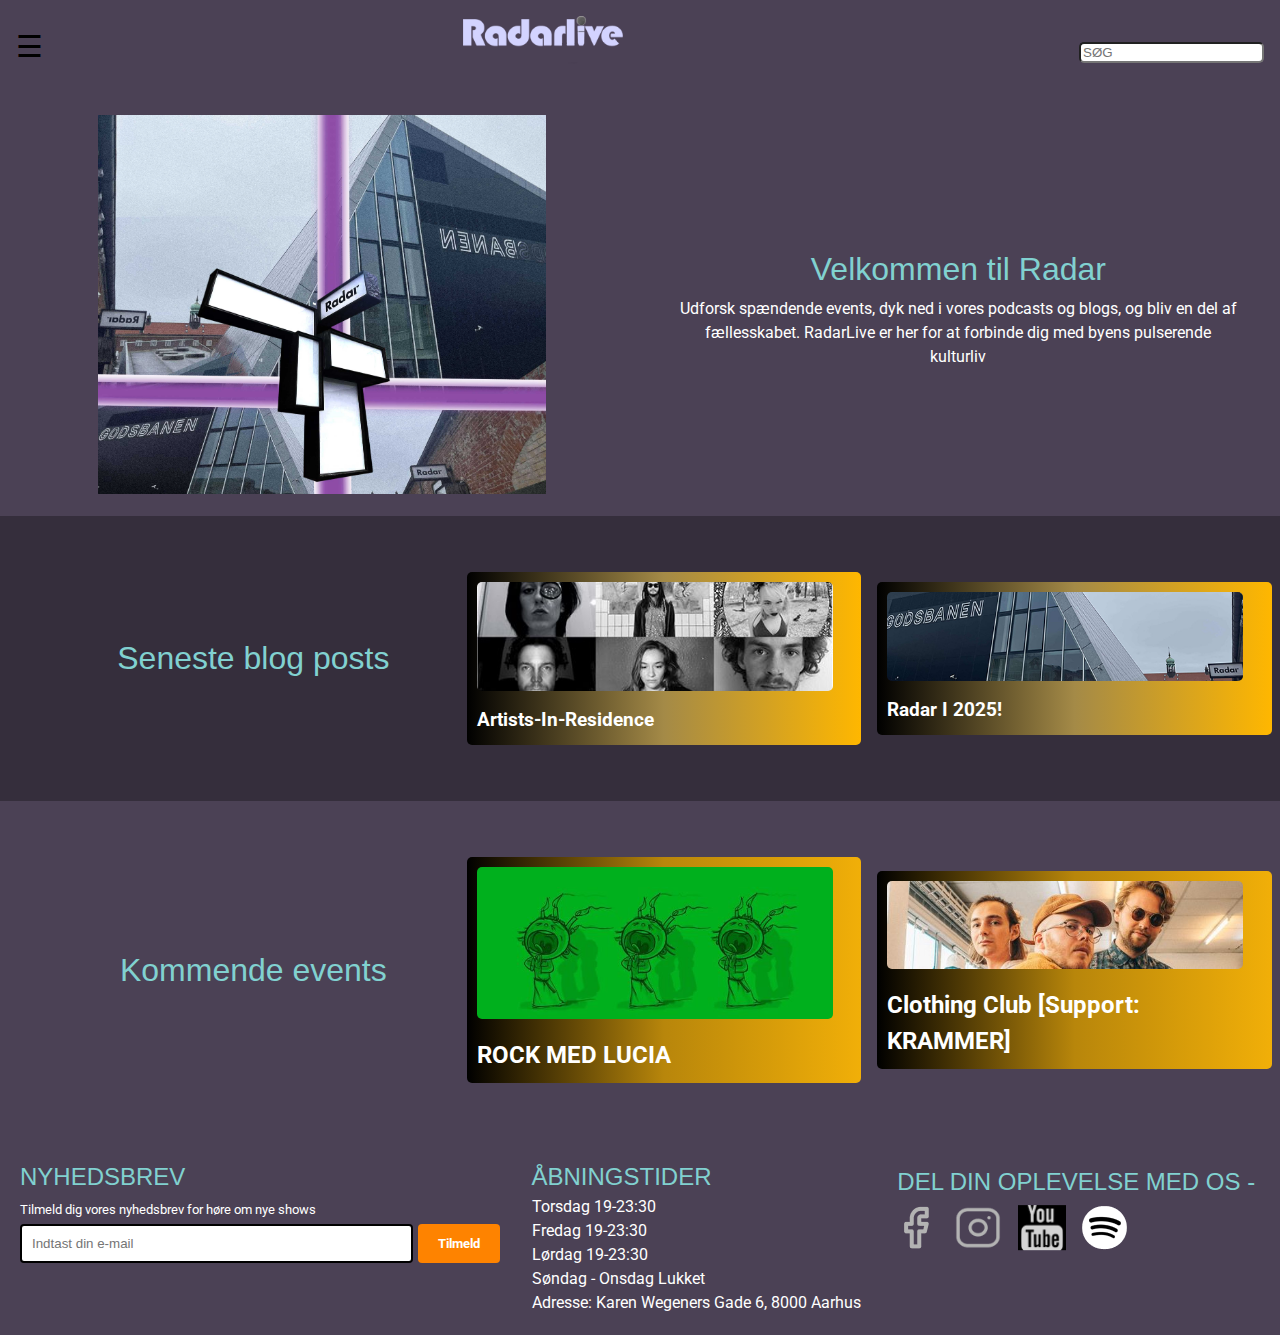
<file: index.html>
<!DOCTYPE html>
<html lang="da">
  <head>
    <meta charset="UTF-8" />
    <meta name="viewport" content="width=device-width, initial-scale=1.0" />
    <title>RadarLive - Aarhus kulturscene</title>
    <!--- SEO KEYWORDS DESCRIPTION-->
    <meta
      name="description"
      content="RadarLive.dk er din guide til Aarhus
    pulserende kulturscene. Udforsk spændende events, podcasts, blogs og bliv en
    del af fællesskabet med #Venuehack eller som frivillig."
    />
    <meta
      name="keywords"
      content="Radar, RadarLive, musik, kultur, events,
    podcasts, blogs, artister, nykommende, kunst, Aarhus,
    frivilligt arbejde, Venuehack, koncerter, kunstnere, oplevelser,
    feedback, fællesskab"
    />

    <link rel="preconnect" href="https://fonts.googleapis.com" />
    <link rel="preconnect" href="https://fonts.gstatic.com" crossorigin />
    <link
      href="https://fonts.googleapis.com/css2?family=Roboto:ital,wght@0,100;0,300;0,400;0,500;0,700;0,900;1,100;1,300;1,400;1,500;1,700;1,900&display=swap"
      rel="stylesheet"
    />
    <link href="https://fonts.cdnfonts.com/css/bauhaus-93" rel="stylesheet" />
    <link rel="stylesheet" href="css/reset.css"/>
    <link rel="stylesheet" href="css/style.css"/>

  </head>

  <!--body-->
  <body>

 <!--navbar med logo og burgermenu-->
 <nav class="nav-bar-flex">
 <div id="myNav" class="overlay">
  <a href="javascript:void(0)" class="closebtn" onclick="closeNav()">&times;</a>
  <div class="overlay-content">
    <a href="index.html">FORSIDE</a>
    <a href="deltag.html">DELTAG</a>
    <a href="shows.html">SHOWS</a>
    <a href="voresmedia.html">VORES MEDIA</a>
    <a href="omradar.html">OM RADAR</a>
  </div>
</div>
<span style="font-size:30px;cursor:pointer" onclick="openNav()">&#9776;</span>
   
        <div class="logo">
          <a href="index.html">
          <img src="img/logo-radar-udenbaggrund-lille.png" alt="logo af radar"/>
          </a>
        </div>
        <form>
          <input type="search" name="search" class="search" placeholder="SØG">
        </form>
    </nav>
    <!--velkommen section-->
    <section id="welcome" class="grid">
      <div class="welcome-img">
        <img src="img/forside.jpg" alt="velkommen til radar"/>
      </div>
      <div class="welcome-text">
        <h2 class="leading">Velkommen til Radar</h2>
        <p class="leading">Udforsk spændende events, dyk ned i vores podcasts og blogs, og bliv en del af fællesskabet. RadarLive er her for at forbinde dig med byens pulserende kulturliv</p>
      </div>
    </section>

    <section id="senesteblogs">
      <div class="blog grid">
        <h2>Seneste blog posts</h2>
        <a href="https://radarlive.dk/venuehack/2024/may/artist-in-residence/">
          <img src="img/forside-blog-reklame.jpg" alt="blog radar"/>
          <h3>Artists-In-Residence </h3>
        </a>
        <a href="https://radarlive.dk/blog/2024/december/saadan-bliver-radars-2025/">
          <img src="img/forside-blog-reklame2.png" alt="radar i 2025"/>
          <h3>Radar I 2025!</h3>
        </a>
      </div>
    </section>

    <section id="kommendeevents">
      <div class="blog grid">
        <h2>Kommende events</h2>
        <a href="https://radarlive.dk/kalender/2023/december/rock-med-lucia/">
          <img src="img/forside-koncert.jpg" alt="lucia koncert radar"/>
          <h3>ROCK MED LUCIA </h3>
        </a>
        <a href="https://radarlive.dk/kalender/2024/december/clothing-club/">
          <img src="img/forside-koncert-reklame.jpg" alt="Clothing club koncert"/>
          <h3>Clothing Club [Support: KRAMMER] <br> </h3>
        </a>
      </div>
    </section>
    <footer>

      <!--nyhedsbrev email formular-->

      <div class="newsletter">
        <form>
          <h4>NYHEDSBREV</h4>
          <p>Tilmeld dig vores nyhedsbrev for høre om nye shows</p>
          <div class="form-group">
          <input type="email" placeholder="Indtast din e-mail" required />
          <button type="submit">Tilmeld</button>
        </div>
        </form>
      </div>
      <!--åbningstider-->
      <div class="aabningstider">
        <h3>ÅBNINGSTIDER</h3>
        <p class="alleaabningstider">
          Torsdag 19-23:30 <br>Fredag 19-23:30<br>Lørdag 19-23:30<br>Søndag - Onsdag Lukket <br>
Adresse: Karen Wegeners Gade 6, 8000 Aarhus
        </p>
      </div>
      <!--social media links til radar-->
      <div>
        <h4 class="socialtext">DEL DIN OPLEVELSE MED OS -</h4>
        <ul class="socials">
          <li><a href="https://www.facebook.com/radarlive/"><img src="icons/icons-facebook.png" alt="facebook logo"/></a></li>
          <li><a href="https://www.instagram.com/radarlive/?hl=en"><img src="icons/icons-instagram.png" alt="instagram logo"/></a></li>
          <li><a href="https://www.youtube.com/channel/UCJrm6GyPt73ZSLJ7S34_XkA/videos"><img src="icons/icons-youtube.png" alt="youtube logo"/></a></li>
          <li><a href="https://open.spotify.com/user/radarlive"><img src="icons/icons-spotify.png" alt="youtube logo"/></a></li>
          
        </ul>
      </div>
    </footer>
    <script src="js/navigation.js"></script>
  </body>
</html>
</file>
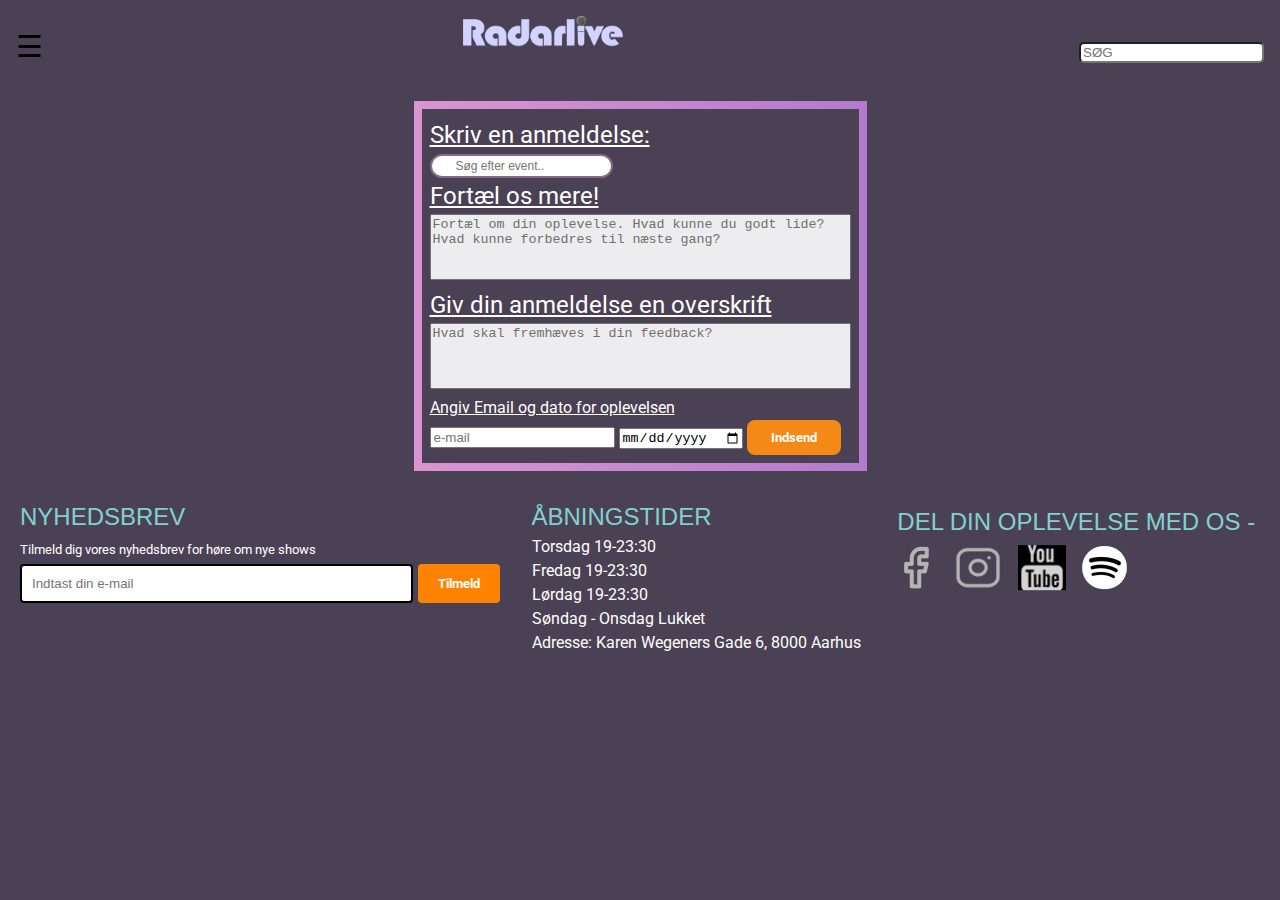
<file: anmeldelse.html>
<!DOCTYPE html>
<html lang="da">
  <head>
    <meta charset="UTF-8" />
    <meta name="viewport" content="width=device-width, initial-scale=1.0" />
    <title>RadarLive - Aarhus kulturscene</title>
    <!--- SEO KEYWORDS DESCRIPTION-->
    <meta
      name="description"
      content="RadarLive.dk er din guide til Aarhus
    pulserende kulturscene. Udforsk spændende events, podcasts, blogs og bliv en
    del af fællesskabet med #Venuehack eller som frivillig."
    />
    <meta
      name="keywords"
      content="Radar, RadarLive, , musik, kultur, events,
    podcasts, blogs, artister, nykommende, kunst, events, Aarhus event,
    frivillig arbejde, Venuehack, koncerter, kunstnere, kulturoplevelser,
    feedback, fællesskab"
    />

    <link rel="preconnect" href="https://fonts.googleapis.com" />
    <link rel="preconnect" href="https://fonts.gstatic.com" crossorigin />
    <link
      href="https://fonts.googleapis.com/css2?family=Roboto:ital,wght@0,100;0,300;0,400;0,500;0,700;0,900;1,100;1,300;1,400;1,500;1,700;1,900&display=swap"
      rel="stylesheet"
    />
    <link href="https://fonts.cdnfonts.com/css/bauhaus-93" rel="stylesheet" />
    <link rel="stylesheet" href="css/reset.css" />
    <link rel="stylesheet" href="css/style.css" />

  </head>
  <body>
    <!--navbar med logo og burgermenu-->
 <nav class="nav-bar-flex">
  <div id="myNav" class="overlay">
   <a href="javascript:void(0)" class="closebtn" onclick="closeNav()">&times;</a>
   <div class="overlay-content">
     <a href="index.html">FORSIDE</a>
     <a href="deltag.html">DELTAG</a>
     <a href="shows.html">SHOWS</a>
     <a href="voresmedia.html">VORES MEDIA</a>
     <a href="omradar.html">OM RADAR</a>
   </div>
 </div>
 <span style="font-size:30px;cursor:pointer" onclick="openNav()">&#9776;</span>
    
         <div class="logo">
           <a href="index.html">
             <img src="img/logo-radar-udenbaggrund-lille.png" alt="logo af radar"/>
           </a>
         </div>
         <form>
           <input type="search" name="search" class="search" placeholder="SØG">
         </form>
     </nav>
     <section class="anmeldelse">
      <div class="anmeldelse-box">
          <form action="/action_page.php">

              <p class="anmeldelse-text">
                <label for="anmeldelse-input1">Skriv en anmeldelse:</label>
              </p>
              <input type="text" id="anmeldelse-input1" placeholder="Søg efter event.." required> 
              <p class="anmeldelse-text">
                <label for="anmeldelse-text1">Fortæl os mere!</label>
              </p>
              <textarea id="anmeldelse-text1" name="anmeldelse" rows="4" cols="50" maxlength="150" placeholder="Fortæl om din oplevelse. Hvad kunne du godt lide? Hvad kunne forbedres til næste gang?" required></textarea> 
              <p class="anmeldelse-text">
                <label for="anmeldelse-text2">Giv din anmeldelse en overskrift</label>
              </p>
              <textarea id="anmeldelse-text2" name="anmeldelse" rows="4" cols="50" maxlength="40" placeholder="Hvad skal fremhæves i din feedback?" required></textarea>
              <p class="anmeldelse-text-datoemail"><label for="anmeldelse-email">Angiv Email og dato for oplevelsen</label>
              </p>
              <input type="email" id="anmeldelse-email" class="anmeldelse-email" placeholder="e-mail" required> 
              <input type="date" id="anmeldelse-dato" class="anmeldelse-dato" required> 
              <a href="takforanmeldelse.html" class="submit-button">Indsend</a> 
          </form>
      </div>
     </section>
    <footer>

      <!--nyhedsbrev email formular-->

      <div class="newsletter">
        <form>
          <h4>NYHEDSBREV</h4>
          <p>Tilmeld dig vores nyhedsbrev for høre om nye shows</p>
          <div class="form-group">
          <input type="email" placeholder="Indtast din e-mail" required />
          <button type="submit">Tilmeld</button>
        </div>
        </form>
      </div>
      <!--åbningstider-->
      <div class="aabningstider">
        <h3>ÅBNINGSTIDER</h3>
        <p class="alleaabningstider">
          Torsdag 19-23:30 <br>Fredag 19-23:30<br>Lørdag 19-23:30<br>Søndag - Onsdag Lukket <br>
Adresse: Karen Wegeners Gade 6, 8000 Aarhus
        </p>
      </div>
      <!--social media links til radar-->
      <div>
        <h4 class="socialtext">DEL DIN OPLEVELSE MED OS -</h4>
        <ul class="socials">
          <li><a href="https://www.facebook.com/radarlive/"><img src="icons/icons-facebook.png" alt="facebook logo"/></a></li>
          <li><a href="https://www.instagram.com/radarlive/?hl=en"><img src="icons/icons-instagram.png" alt="instagram logo"/></a></li>
          <li><a href="https://www.youtube.com/channel/UCJrm6GyPt73ZSLJ7S34_XkA/videos"><img src="icons/icons-youtube.png" alt="youtube logo"/></a></li>
          <li><a href="https://open.spotify.com/user/radarlive"><img src="icons/icons-spotify.png" alt="youtube logo"/></a></li>
          
        </ul>
      </div>
    </footer>
    <script src="js/navigation.js"></script>
    <script src="js/starrating.js"></script>
  </body>
</html>
</file>
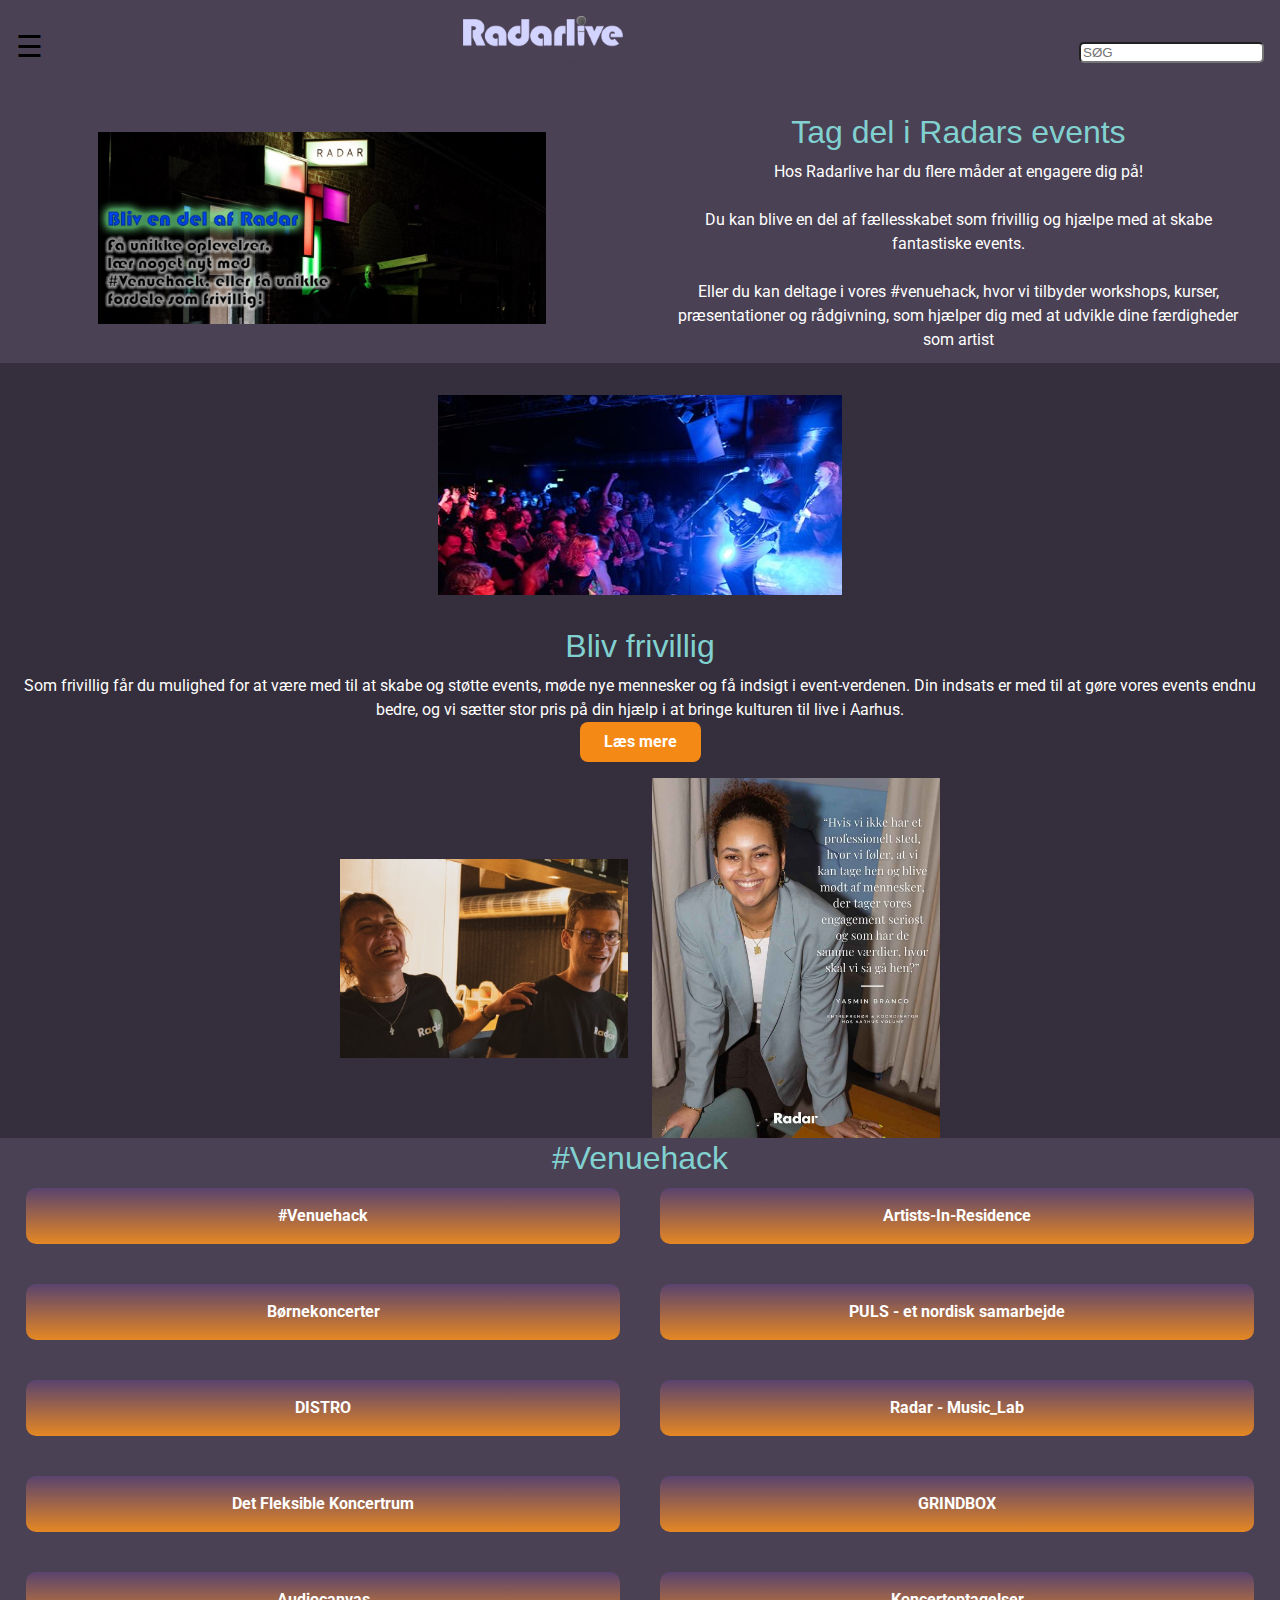
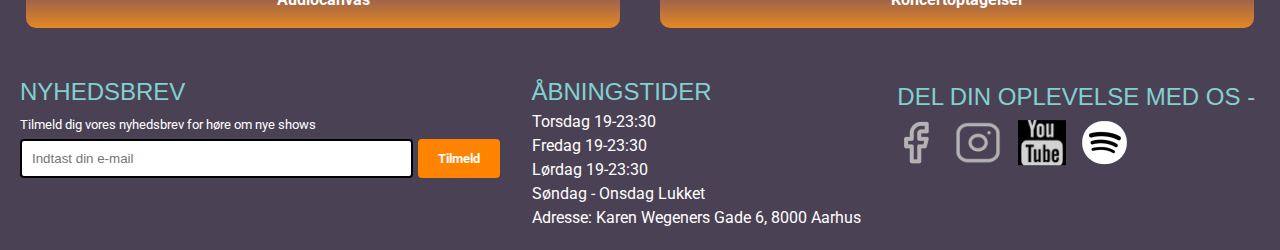
<file: deltag.html>
<!DOCTYPE html>
<html lang="da">
  <head>
    <meta charset="UTF-8" />
    <meta name="viewport" content="width=device-width, initial-scale=1.0" />
    <title>RadarLive - Aarhus kulturscene</title>
    <!--- SEO KEYWORDS DESCRIPTION-->
    <meta
      name="description"
      content="deltag i radarlive events for forfremme kultur og events i aarhus"
    />
    <meta
      name="keywords"
      content="Radar, RadarLive, , musik, kultur, events,
    podcasts, blogs, artister, nykommende, kunst, events, Aarhus event,
    frivillig arbejde, Venuehack, koncerter, kunstnere, kulturoplevelser,
    feedback, fællesskab"
    />

    <link rel="preconnect" href="https://fonts.googleapis.com" />
    <link rel="preconnect" href="https://fonts.gstatic.com" crossorigin />
    <link
      href="https://fonts.googleapis.com/css2?family=Roboto:ital,wght@0,100;0,300;0,400;0,500;0,700;0,900;1,100;1,300;1,400;1,500;1,700;1,900&display=swap"
      rel="stylesheet"
    />
    <link href="https://fonts.cdnfonts.com/css/bauhaus-93" rel="stylesheet" />
    <link rel="stylesheet" href="css/reset.css" />
    <link rel="stylesheet" href="css/style.css" />
  </head>
  <body>
    <!--navbar med logo og burgermenu-->
    <nav class="nav-bar-flex">
      <div id="myNav" class="overlay">
        <a href="javascript:void(0)" class="closebtn" onclick="closeNav()"
          >&times;</a
        >
        <div class="overlay-content">
          <a href="index.html">FORSIDE</a>
          <a href="deltag.html">DELTAG</a>
          <a href="shows.html">SHOWS</a>
          <a href="voresmedia.html">VORES MEDIA</a>
          <a href="omradar.html">OM RADAR</a>
        </div>
      </div>
      <span style="font-size: 30px; cursor: pointer" onclick="openNav()"
        >&#9776;</span
      >

      <div class="logo">
        <a href="index.html">
          <img src="img/logo-radar-udenbaggrund-lille.png" alt="logo af radar"/>
        </a>
      </div>
      <form>
        <input type="search" name="search" class="search" placeholder="SØG" />
      </form>
    </nav>
    <section id="welcome" class="grid">
      <div class="welcome-img">
        <img src="img/deltag.png" alt="velkommen til radar" />
      </div>
      <div class="welcome-text">
        <h2 class="leading">Tag del i Radars events</h2>
        <p class="leading">
          Hos Radarlive har du flere måder at engagere dig på! <br /><br />
          Du kan blive en del af fællesskabet som frivillig og hjælpe med at
          skabe fantastiske events. <br /><br />
          Eller du kan deltage i vores #venuehack, hvor vi tilbyder workshops,
          kurser, præsentationer og rådgivning, som hjælper dig med at udvikle
          dine færdigheder som artist
        </p>
      </div>
    </section>

    <section class="frivillig-section">
      <div class="frivillig">
        <img
          src="img/deltag-show1.png"
          alt="koncert event"
          class="frivillig"
        />
        <h2 class="leading">Bliv frivillig</h2>
        <p class="leading">
          Som frivillig får du mulighed for at være med til at skabe og støtte
          events, møde nye mennesker og få indsigt i event-verdenen. Din indsats
          er med til at gøre vores events endnu bedre, og vi sætter stor pris på
          din hjælp i at bringe kulturen til live i Aarhus.
        </p>
        <a href="https://radarlive.dk/frivillig/" class="btn">Læs mere</a>
      </div>

      <div class="frivillige">
        <img
          src="img/deltag-frivillig1.png"
          alt="to frivillige hos radar"
          class="frivillige-billede"
        />
        <img
          src="img/deltag-frivillig2.jpg"
          alt="udtalelse om radar"
          class="frivillige-billede"
        />
      </div>
    </section>
    <section class="venuehack-section">
      <div class="leading">
        <h1 class="venuehack-title, leading">#Venuehack</h1>
        
        <!-- knapper -->
        <div class="button-container">
            <a href="https://radarlive.dk/venuehack/2024/november/venuehack/" class="venuehack-button">#Venuehack</a>
            <a href="https://radarlive.dk/venuehack/2024/may/artist-in-residence/" class="venuehack-button">Artists-In-Residence</a>
            <a href="https://radarlive.dk/venuehack/2023/august/boernekoncerter/" class="venuehack-button">Børnekoncerter</a>
            <a href="https://radarlive.dk/venuehack/2019/november/puls-et-nordisk-samarbejde/" class="venuehack-button">PULS - et nordisk samarbejde</a>
            <a href="https://radarlive.dk/distro" class="venuehack-button">DISTRO</a>
            <a href="https://radarlive.dk/venuehack/2016/november/radar-music_lab/" class="venuehack-button">Radar - Music_Lab</a>
            <a href="https://radarlive.dk/venuehack/2016/july/koncertrum/" class="venuehack-button">Det Fleksible Koncertrum</a>
            <a href="https://radarlive.dk/venuehack/2016/july/gindbox/" class="venuehack-button">GRINDBOX</a>
            <a href="https://radarlive.dk/venuehack/2016/may/audio-canvas/" class="venuehack-button">Audiocanvas</a>
            <a href="https://radarlive.dk/venuehack/2015/december/rec/" class="venuehack-button">Koncertoptagelser</a>
        </div>
    </div>

    </section>
    <footer>
      <!--nyhedsbrev email formular-->

      <div class="newsletter">
        <form>
          <h4>NYHEDSBREV</h4>
          <p>Tilmeld dig vores nyhedsbrev for høre om nye shows</p>
          <div class="form-group">
            <input type="email" placeholder="Indtast din e-mail" required />
            <button type="submit">Tilmeld</button>
          </div>
        </form>
      </div>
      <!--åbningstider-->
      <div class="aabningstider">
        <h3>ÅBNINGSTIDER</h3>
        <p class="alleaabningstider">
          Torsdag 19-23:30 <br />Fredag 19-23:30<br />Lørdag 19-23:30<br />Søndag
          - Onsdag Lukket <br />
          Adresse: Karen Wegeners Gade 6, 8000 Aarhus
        </p>
      </div>
      <!--social media links til radar-->
      <div>
        <h4 class="socialtext">DEL DIN OPLEVELSE MED OS -</h4>
        <ul class="socials">
          <li>
            <a href="https://www.facebook.com/radarlive/"
              ><img src="icons/icons-facebook.png" alt="facebook logo"
            /></a>
          </li>
          <li>
            <a href="https://www.instagram.com/radarlive/?hl=en"
              ><img src="icons/icons-instagram.png" alt="instagram logo"
            /></a>
          </li>
          <li>
            <a
              href="https://www.youtube.com/channel/UCJrm6GyPt73ZSLJ7S34_XkA/videos"
              ><img src="icons/icons-youtube.png" alt="youtube logo"
            /></a>
          </li>
          <li>
            <a href="https://open.spotify.com/user/radarlive"
              ><img src="icons/icons-spotify.png" alt="youtube logo"
            /></a>
          </li>
        </ul>
      </div>
    </footer>
    <script src="js/navigation.js"></script>
  </body>
</html>
</file>
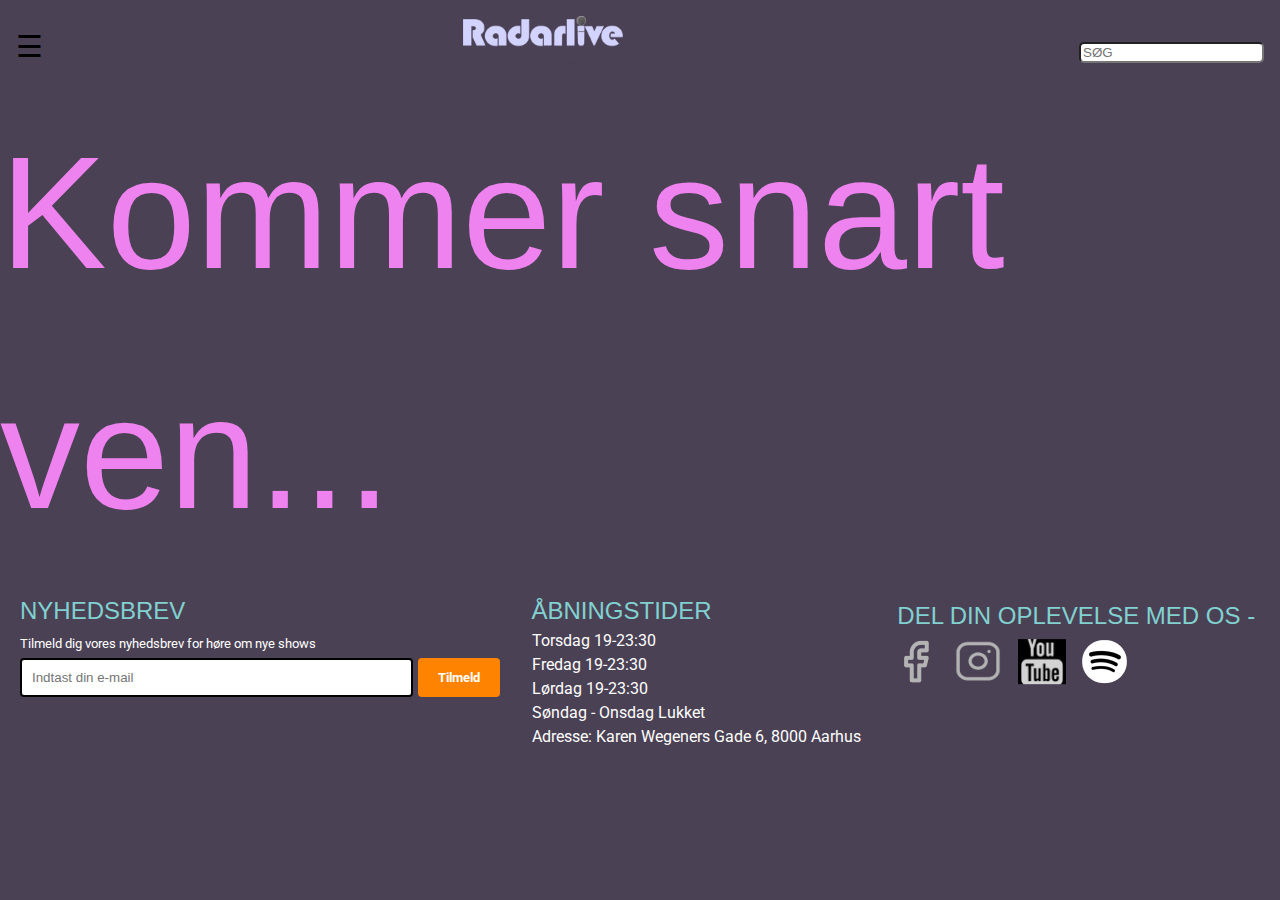
<file: kommendeshows.html>
<!DOCTYPE html>
<html lang="da">
  <head>
    <meta charset="UTF-8" />
    <meta name="viewport" content="width=device-width, initial-scale=1.0" />
    <title>RadarLive - Aarhus kulturscene</title>
    <!--- SEO KEYWORDS DESCRIPTION-->
    <meta
      name="description"
      content="RadarLive.dk er din guide til Aarhus
    pulserende kulturscene. Udforsk spændende events, podcasts, blogs og bliv en
    del af fællesskabet med #Venuehack eller som frivillig."
    />
    <meta
      name="keywords"
      content="Radar, RadarLive, , musik, kultur, events,
    podcasts, blogs, artister, nykommende, kunst, events, Aarhus event,
    frivillig arbejde, Venuehack, koncerter, kunstnere, kulturoplevelser,
    feedback, fællesskab"
    />

    <link rel="preconnect" href="https://fonts.googleapis.com" />
    <link rel="preconnect" href="https://fonts.gstatic.com" crossorigin />
    <link
      href="https://fonts.googleapis.com/css2?family=Roboto:ital,wght@0,100;0,300;0,400;0,500;0,700;0,900;1,100;1,300;1,400;1,500;1,700;1,900&display=swap"
      rel="stylesheet"
    />
    <link href="https://fonts.cdnfonts.com/css/bauhaus-93" rel="stylesheet" />
    <link rel="stylesheet" href="css/reset.css" />
    <link rel="stylesheet" href="css/style.css" />

  </head>
  <body>
    <!--navbar med logo og burgermenu-->
 <nav class="nav-bar-flex">
  <div id="myNav" class="overlay">
   <a href="javascript:void(0)" class="closebtn" onclick="closeNav()">&times;</a>
   <div class="overlay-content">
     <a href="index.html">FORSIDE</a>
     <a href="deltag.html">DELTAG</a>
     <a href="shows.html">SHOWS</a>
     <a href="voresmedia.html">VORES MEDIA</a>
     <a href="omradar.html">OM RADAR</a>
   </div>
 </div>
 <span style="font-size:30px;cursor:pointer" onclick="openNav()">&#9776;</span>
    
         <div class="logo">
           <a href="index.html">
             <img src="img/logo-radar-udenbaggrund-lille.png" alt="logo af radar"/>
           </a>
         </div>
         <form>
           <input type="search" name="search" class="search" required placeholder="SØG">
         </form>
     </nav>
     <section class="kommersnart">Kommer snart ven...</section>
    <footer>

      <!--nyhedsbrev email formular-->

      <div class="newsletter">
        <form>
          <h4>NYHEDSBREV</h4>
          <p>Tilmeld dig vores nyhedsbrev for høre om nye shows</p>
          <div class="form-group">
          <input type="email" placeholder="Indtast din e-mail" required />
          <button type="submit">Tilmeld</button>
        </div>
        </form>
      </div>
      <!--åbningstider-->
      <div class="aabningstider">
        <h3>ÅBNINGSTIDER</h3>
        <p class="alleaabningstider">
          Torsdag 19-23:30 <br>Fredag 19-23:30<br>Lørdag 19-23:30<br>Søndag - Onsdag Lukket <br>
Adresse: Karen Wegeners Gade 6, 8000 Aarhus
        </p>
      </div>
      <!--social media links til radar-->
      <div>
        <h4 class="socialtext">DEL DIN OPLEVELSE MED OS -</h4>
        <ul class="socials">
          <li><a href="https://www.facebook.com/radarlive/"><img src="icons/icons-facebook.png" alt="facebook logo"/></a></li>
          <li><a href="https://www.instagram.com/radarlive/?hl=en"><img src="icons/icons-instagram.png" alt="instagram logo"/></a></li>
          <li><a href="https://www.youtube.com/channel/UCJrm6GyPt73ZSLJ7S34_XkA/videos"><img src="icons/icons-youtube.png" alt="youtube logo"/></a></li>
          <li><a href="https://open.spotify.com/user/radarlive"><img src="icons/icons-spotify.png" alt="youtube logo"/></a></li>
          
        </ul>
      </div>
    </footer>
    <script src="js/navigation.js"></script>
  </body>
</html>
</file>
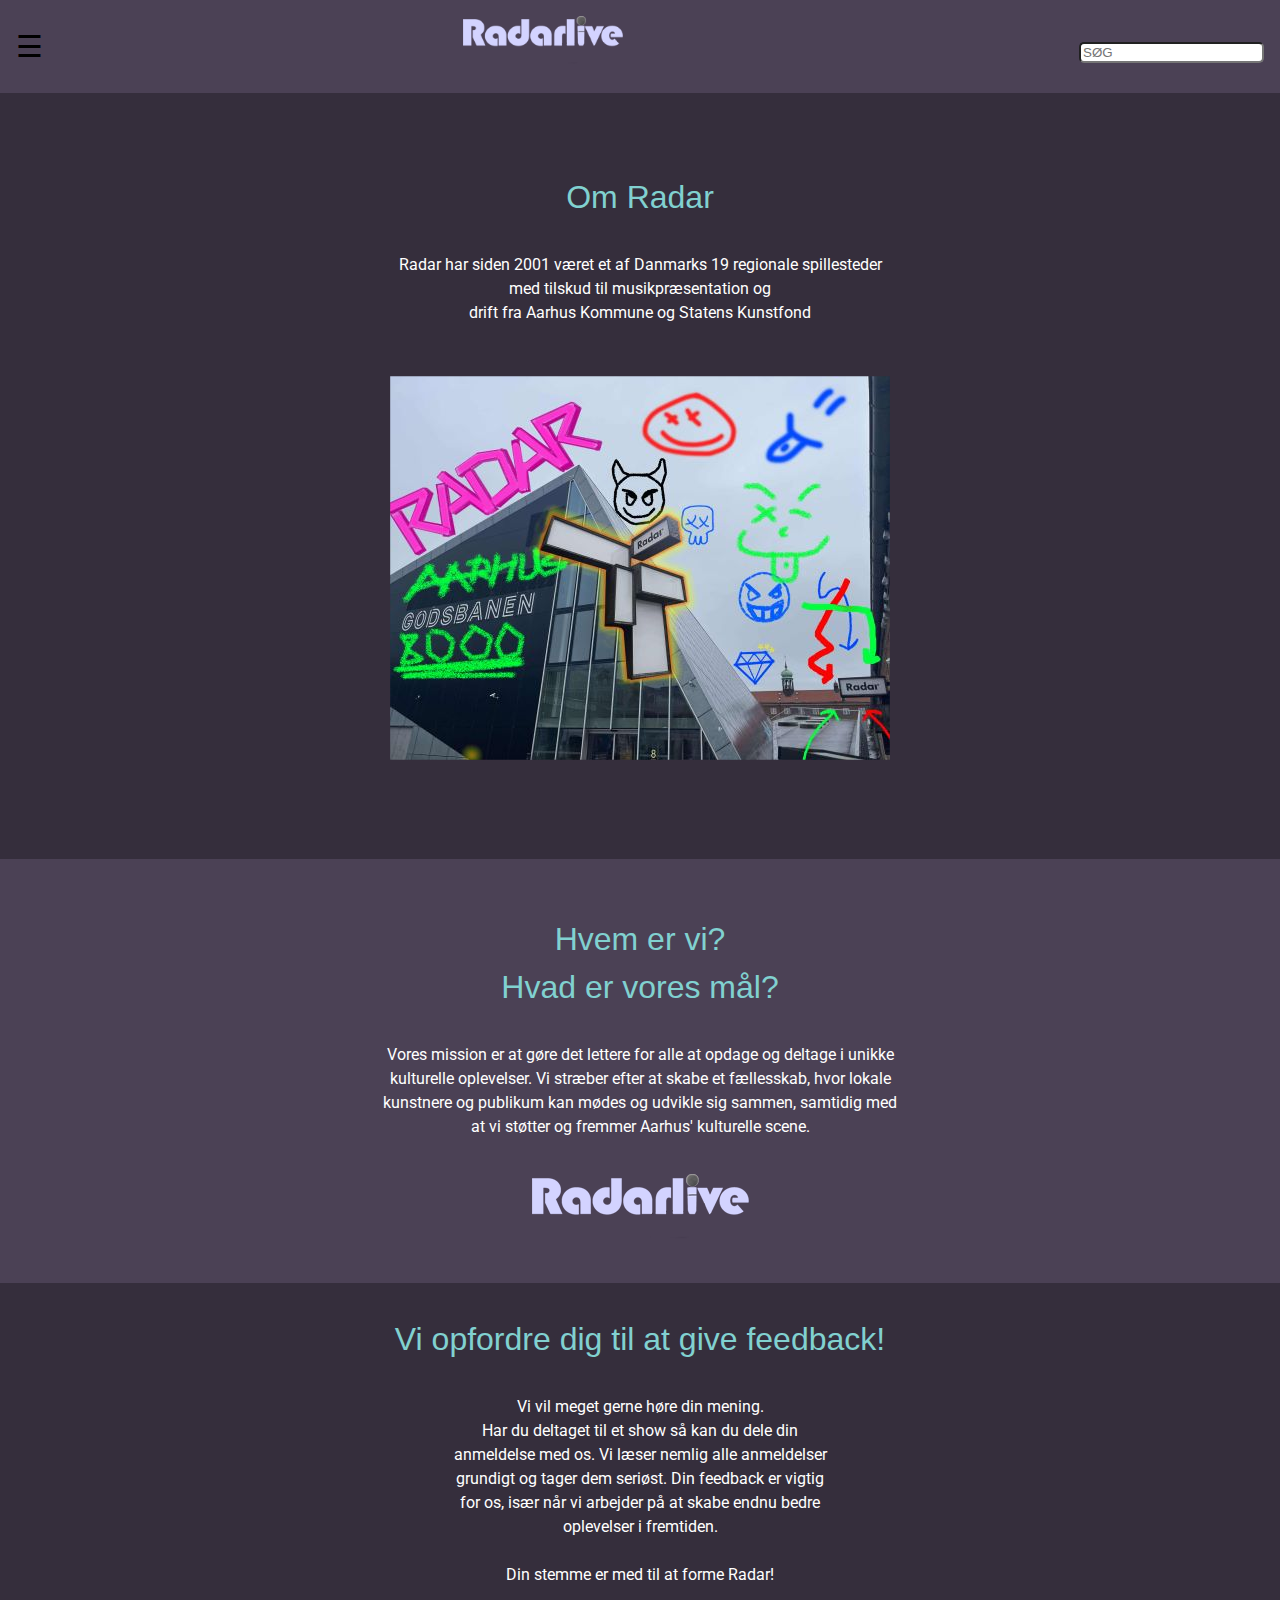
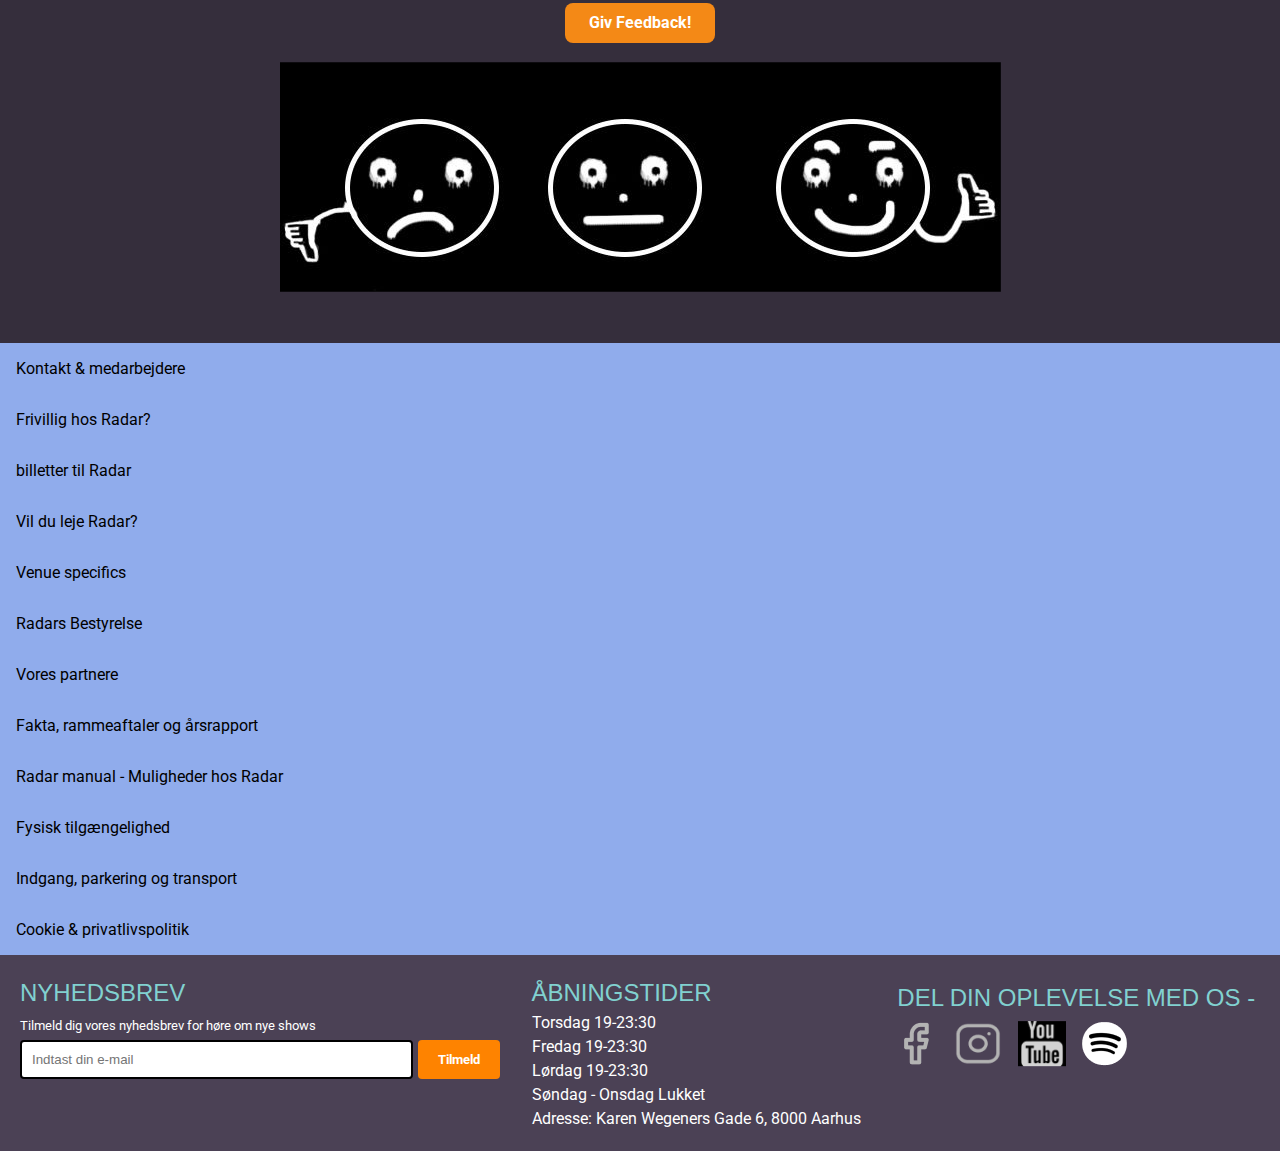
<file: omradar.html>
<!DOCTYPE html>
<html lang="da">
  <head>
    <meta charset="UTF-8" />
    <meta name="viewport" content="width=device-width, initial-scale=1.0" />
    <title>RadarLive - Aarhus kulturscene</title>
    <!--- SEO KEYWORDS DESCRIPTION-->
    <meta
      name="description"
      content="om radar kan du få al information ledigt"
    />
    <meta
      name="keywords"
      content="Radar, RadarLive, , musik, kultur, events,
    podcasts, blogs, artister, nykommende, kunst, events, Aarhus event,
    frivillig arbejde, Venuehack, koncerter, kunstnere, kulturoplevelser,
    feedback, fællesskab"
    />

    <link rel="preconnect" href="https://fonts.googleapis.com" />
    <link rel="preconnect" href="https://fonts.gstatic.com" crossorigin />
    <link
      href="https://fonts.googleapis.com/css2?family=Roboto:ital,wght@0,100;0,300;0,400;0,500;0,700;0,900;1,100;1,300;1,400;1,500;1,700;1,900&display=swap"
      rel="stylesheet"
    />
    <link href="https://fonts.cdnfonts.com/css/bauhaus-93" rel="stylesheet" />
    <link rel="stylesheet" href="css/reset.css" />
    <link rel="stylesheet" href="css/style.css" />
  </head>
  <body>
    <!--navbar med logo og burgermenu-->
    <nav class="nav-bar-flex">
      <div id="myNav" class="overlay">
        <a href="javascript:void(0)" class="closebtn" onclick="closeNav()"
          >&times;</a
        >
        <div class="overlay-content">
          <a href="index.html">FORSIDE</a>
          <a href="deltag.html">DELTAG</a>
          <a href="shows.html">SHOWS</a>
          <a href="voresmedia.html">VORES MEDIA</a>
          <a href="omradar.html">OM RADAR</a>
        </div>
      </div>
      <span style="font-size: 30px; cursor: pointer" onclick="openNav()"
        >&#9776;</span
      >

      <div class="logo">
        <a href="index.html">
          <img
            src="img/logo-radar-udenbaggrund-lille.png"
            alt="logo af radar"
          />
        </a>
      </div>
      <form>
        <input type="search" name="search" class="search" placeholder="SØG" />
      </form>
    </nav>
    <section id="omos-hero-section" class="omos-hero-section">
      <div class="omoscontent"></div>
      <div class="omos-herotext">
        <h2>Om Radar</h2>
        <p class="leading2">
          Radar har siden 2001 været et af Danmarks 19 regionale spillesteder<br />
          med tilskud til musikpræsentation og<br />
          drift fra Aarhus Kommune og Statens Kunstfond
        </p>
        <div class="welcome-img">
          <img src="img/OM-OS-RADAR-1.jpg" alt="om radar" />
        </div>
      </div>
    </section>
    <section id="omos-section" class="omos-section">
      <div class="omoscontent"></div>
      <div class="omos">
        <h2>Hvem er vi?<br />Hvad er vores mål?</h2>
        <p class="leading2">
          Vores mission er at gøre det lettere for alle at opdage og deltage i
          unikke <br />
          kulturelle oplevelser. Vi stræber efter at skabe et fællesskab, hvor
          lokale <br />kunstnere og publikum kan mødes og udvikle sig sammen,
          samtidig med<br />
          at vi støtter og fremmer Aarhus' kulturelle scene.
        </p>
        <div class="welcome-img">
          <img src="img/logo-radar-udenbaggrund-lille.png" alt="radar logo" />
        </div>
      </div>
    </section>
    <section id="omos-hero-section">
      <div class="omoscontent"></div>
      <div class="omos-herotext">
        <h2>Vi opfordre dig til at give feedback!</h2>
        <p class="leading2">
          Vi vil meget gerne høre din mening.<br />
          Har du deltaget til et show så kan du dele din <br />
          anmeldelse med os. Vi læser nemlig alle anmeldelser <br />
          grundigt og tager dem seriøst. Din feedback er vigtig <br />
          for os, især når vi arbejder på at skabe endnu bedre <br />
          oplevelser i fremtiden. <br />
          <br />Din stemme er med til at forme Radar!
        </p>
        <div class="btn-container">
          <a href="anmeldelse.html" class="btn2">Giv Feedback!</a>
        </div>
        <div class="welcome-img">
          <img src="img/rating-emojis.jpg" alt="giv feedback" />
        </div>
      </div>
    </section>
    <button class="accordion">Kontakt & medarbejdere</button>
    <div class="panel">
      <p>
        Taget fra radars-hjemmeside <br /><br /><br />Martin Aagaard Jensen
        <br />
        Titel: Konstitueret spillestedsleder & programansvarlig<br />
        Opgaver: Administration, udviklings- & samarbejdsprojekter,
        programlægning & produktion, martin@radarlive.dk<br /><br />

        Sidsel Thomassen<br />
        Titel: Kommunikationsansvarlig<br />
        Opgaver: Kommunikation, presse, publikumsudvikling, markedsføring, og
        sociale medier sidsel@radarlive.dk<br /><br />

        Rolf Grove<br />
        Titel: Tekniker<br />
        Opgaver: Lyd/lys, produktion, frivillige lysassistenter, REC
        rolf@radarlive.dk<br /><br />

        Morten Maagaard<br />
        Titel: Mediegrafiker<br />
        Opgaver: Grafik, videoproduktion morten@radarlive.dk<br /><br />

        Lene Ethelberg Jensen<br />
        Titel: Administrativ medarbejder<br />
        Opgaver: Administration vedr. artister, honorar, KODA, løn og
        spillestedsindtjening. lene@radarlive.dk<br /><br />

        Hans Boisen Mark<br />
        Titel: Baransvarlig og frivilligkoordinator<br />
        Opgaver: Frivilligkoordinering, bardrift, indkøb, lager,
        koncertafvikling hans@radarlive.dk<br /><br />

        Cecilia Kildemand Hansen<br />
        Titel: Baransvarlig og frivilligkoordinator<br />
        Opgaver: Frivilligkoordinering, bardrift, indkøb, lager,
        koncertafvikling cecilia@radarlive.dk<br /><br />

        38 fantastiske frivillige<br />
        Titel: Radar-crew<br />
        Opgaver: Bar, entre, garderobe, lys, afvikling, foto<br />
      </p>
    </div>

    <button class="accordion">Frivillig hos Radar?</button>
    <div class="panel">
      <p>
        Radar er et spillested, hvor vi værdsætter diversitet, fællesskab og
        ikke mindst musikken. Året rundt arbejder cirka 45 medarbejder for at
        arrangere og formidle livemusikken.<br /><br />
        Heraf er de ca. 38 medarbejdere frivillige. På Radar er de frivillige en
        vigtig medarbejdergruppe, fordi det ganske enkelt ikke ville kunne lade
        sig gøre at afvikle koncerter uden denne gruppe. <br /><br />De
        frivillige arbejder inden for områderne bar, entre, garderobe, foto, lys
        og afvikling. Desuden arbejder frivilliggruppen med forskellige ad hoc
        opgaver, der måtte opstå henover året. De frivillige er tilknyttet et
        bestemt arbejdsområde, og hver måned bliver der lavet vagtplaner.
        <br /><br />Du skal være minimum 20 år for at blive frivillig på Radar.
        Desuden forventes det, at du har en interesse for kulturområdet, har
        gode samarbejdsevner, engagement i Radars virke og altid er
        imødekommende over for publikum og musikere. <br /><br />Radar har
        forskellige medarbejdergoder for de frivillige, så som gratis adgang til
        alle Radars koncerter, billige priser i baren, mulighed for at få venner
        og familie skrevet på gæstelisten og gæstelisterpladser hos vores
        kolleger på Train. Desuden holder vi flere sociale arrangementer hen
        over året for alle medarbejdere på Radar
      </p>
    </div>

    <button class="accordion">billetter til Radar</button>
    <div class="panel">
      <p>
        Forsalg: Når der er forsalg, kan billetter købes via denne hjemmeside.
        Find link til billetkøb under det enkelte arrangement. Hvis der ikke er
        udsolgt i forsalg, sælges billetter ved indgangen.<br /><br />
        Gebyr: Vi oplyser altid billetpris inkl. gebyr (oftest 15 kr.).<br />
        Prisen er den samme i forsalg og ved indgangen, med mindre andet er
        oplyst. <br />Købte billetter refunderes som udgangspunkt kun i tilfælde
        af aflysning.<br /><br />
        Aflysning: I tilfælde af koncertaflysning refunderes billetter købt på
        internettet automatisk hos forsalgsudbyder.<br /><br />
        Billetter købt ved fysisk salg refunderes på salgsstedet. For begge
        billettyper gælder, at gebyr ikke refunderes.
        <br /><br />Handicapadgang: Radar er indrettet efter nutidige krav til
        handicapadgang. Handicaphjælpere har gratis adgang ved fremvisning af
        ledsagerkort.
      </p>
    </div>
    <button class="accordion">Vil du leje Radar?</button>
    <div class="panel">
      <p>
        UDLEJNING TIL VIRKSOMHEDER/ORGANISATIONER<br /><br />
        Virksomheder, uddannelsesinstitutioner, foreninger og andre kan leje
        Radars sal til både lukkede og åbne arrangementer.<br /><br />
        Radar ligger meget centralt i Aarhus, kun 10 minutters gang fra
        banegården, og med masser af p-pladser lige ude foran.<br /><br />
        Radars sal kan bruges til showcases, releasefester, lyd- og
        videooptagelser, foredrag, netværksarrangementer, modeshows, private
        firmaarrangementer, filmfremvisning og meget mere….. <br /><br />Radars
        lokaler består af entre med garderobe, publikumstoiletter, bar og
        koncertsal. Kapaciteten er 300 stående eller max 100 siddende (i
        biografopsætning). Radar er indrettet efter nutidige krav til
        handicapadgang. Du kan få et overblik over Radars rum HER (åbner
        Matterport.com i seperat vindue).<br /><br />
        Med i lejeprisen er brug af alle Radars faciliteter, inkl. lyd- og
        lysudstyr, lærred og projektor og bemanding med fast tekniker og
        barpersonale og slutrengøring. Der er meget begrænsede
        køkkenfaciliteter, så tilberedning af varm mad er ikke muligt.
        <br /><br />Kontakt: Ønsker du yderligere oplysninger, forhøre dig om
        priser eller måske få en rundvisning så kontakt spillestedsleder Martin
        Aagaard på 5070 1673 // kontakt(a)radarlive.dk
      </p>
    </div>

    <button class="accordion">Venue specifics</button>
    <div class="panel">
      <p>
        CAPACITY 300 standing guests / 300 stående gæster. Get a visual overview
        of Radar HERE (will open Matterport.com in new window).<br /><br />POWER<br />
        1 x (3x32A) 5 pin 50 Hz CEE HPFI, available for visitors 1 x (3x16A) 5
        pin 50 Hz CEE HPFI, available for visitors 2 x (1x10A) 3 pin 50 Hz CEE
        HPFI, for backline 1 x (3X16A) 5 pin 50 Hz CEE HPFI, for buspower
        (landline outside building)<br /><br />STAGE<br />
        Dimension (the stage is flexible in size - read more) Width: 6 m Depth:
        4,5 m Height: 0,6 m Stage clearence: 3,20 m (from stage til truss)<br /><br />PIANO<br />
        KAWAI CX 5 / 1870045 (please notify us at least two weeks before if you
        want to use the piano) Upright piano can not be used in 360 degree stage
        setup.
        <br /><br />DJ<br />
        2 x TECHNICS SL-1210 MK2 with ORTOFON OM PRO 1 x PIONEER DJM 250 MK2 DJ
        Mixer 1 x DENON, DN-2600 F
      </p>
    </div>

    <button class="accordion">Radars Bestyrelse</button>
    <div class="panel">
      <p>
        Morten Lervig (forperson)<br />
        (afdelingsleder, CAVI/Aarhus Universitet)<br />
        - Udpeget af Radars bestyrelse<br /><br />
        Michala Mellson (næstforperson)<br />
        (projektkoordinator, Horsens Kulturafdeling)<br />
        - Udpeget af SPOT Festival<br /><br />
        Henrik Munch<br />
        (komponist og lektor, Det Jyske Musikkonservatorium)<br />
        - Udpeget af DIEM v/ Det Jyske Musikonservatorium<br /><br />
        Hanne Møberg-Cooper<br />
        (Adjunkt v. uddannelser inden for service, markedsføring og
        entreprenørskab, Erhvervsakademi Aarhus)<br />
        - Udpeget af Erhvervsakademi Aarhus<br /><br />
        Stine Snede Villumsen<br />
        (International koordinator og vejleder, SOSU, Aarhus)<br />
        - Udpeget af Musikudvalget v/ Aarhus Kommune<br />
      </p>
    </div>
    <button class="accordion">Vores partnere</button>
    <div class="panel">
      <p>
        DANSK LIVE www.dansklive.dk<br />
        Interesseorganisationen for spillesteder og festivaler i DK.<br /><br />
        ÅRHUS KOMMUNE<br />
        www.aarhus.dk/kommune<br />
        Yder tilskud til Radars drift.<br /><br />
        STATENS KUNSTFOND<br />
        www.kunst.dk/musik<br />
        Yder tilskud til Radars drift.<br /><br />
        GODSBANEN<br />
        www.godsbanen.dk<br />
        Kulturproduktionscentret som Radar er beliggende i, sammen med en lang
        række andre kultur- og kunstaktører og spændende samarbejdspartnere.<br /><br />
        INSTITUT FOR X<br />
        www.institutforx.dk<br />
        Beliggende på Godsbaneområdet og nabo til Radar.<br /><br />
        SPISELAUGET<br />
        www.spiselauget.dk<br />
        Restaurant beliggende på Godsbanen og nabo til Radar.<br /><br />
        TUBORG<br />
        www.tuborg.dk<br />
        Partner og leverandør.<br /><br />
        TUBORGFONDET<br />
        www.tuborgfondet.dk<br />
        Tuborgfondet har gennem årene ved flere lejligheder bidraget med støtte
        til tekniske nyanskaffelser.<br /><br />
        TRAIN<br />
        www.train.dk<br />
        Regionalt Spillested i Århus, sammen med Fonden Voxhall og Radar.<br /><br />
        FONDEN VOXHALL<br />
        www.fondenvoxhall.dk<br />
        Regionalt Spillested i Århus sammen med Train og Radar.<br /><br />
        ROSA<br />
        www.rosa.org<br />
        Genreorganisation og samarbejdspartner.<br /><br />
        MONO<br />
        www.mono.dk<br />
        Lokal musikforening. Huser bl.a. øvelokaler og studiefaciliteter i huset
        MONORAMA, og arrangerer koncerter.<br /><br />
        CAVI<br />
        www.cavi.au.dk<br />
        Centre for Advanced Visualization and Interaction. Samarbejdspartner på
        bl.a. Radars AUDIO CANVAS.<br /><br />
        PIANOKOMPAGNIET<br />
        www.pianokompagniet.dk<br />
        Stemmer og vedligeholder Radars klaver.
      </p>
    </div>

    <button class="accordion">Fakta, rammeaftaler og årsrapport</button>
    <div class="panel">
      <p>
        Radar har siden 2001 været et af Danmarks 19 regionale spillesteder, med
        tilskud til musikpræsentation og drift fra Aarhus Kommune og Statens
        Kunstfond. Publikumskapacitet er 300 stående gæster (mindre v.
        møblering). Radar afholder cirka 120 arrangementer om året.
        <br /><br />Fra 2025 har Radar ikke fået bevilling til at fortsætte som
        regionalt spillested, og der arbejdes derfor på en alternativ løsning,
        der forhåbentlig gør, at Radar kan fortsætte det store arbejde med at
        støtte og underbygge vækstlaget, samt de eksperimenterende og nichede
        genrer.<br /><br />
        Radar er det tidligere Musikcaféen, der afholdt sin sidste koncert i
        Mejlgade 53 den 10. december 2011. Spillestedet er fortsat i samme ånd
        under det nye navn på Godsbanen i Aarhus.<br /><br />
        Der er fire fastansatte på kontoret, en tekniker og to baransvarlige.
        Derudover arbejder der omkring 35 frivillige inden for bar, entré,
        garderobe, afvikling, teknik og foto. <br /><br />Spillestedet er
        organiseret som en selvejende institution med bestyrelse.<br /><br />
        Radars tidligere lokaler i Mejlgade 53 har været brugt til
        spillestedsdrift siden 1978. Fra midtfirserne er udviklingen gået fra
        primært amatørscene og undergrundsklub til en differentieret
        professionel scene. Historisk har spillestedet indtaget en central rolle
        som scene for de nyeste musikalske tendenser i Aarhus, og har været
        startscene for mange af de navne, der nu betræder de største scener.
      </p>
    </div>

    <button class="accordion">Radar manual - Muligheder hos Radar</button>
    <div class="panel">
      <p>
        Læs<a href="https://radarlive.dk/media/1396/radar_manual_2018.pdf">
          RADAR MANUAL</a
        >
        og se hvilke muligheder du som musiker har på Radar.
      </p>
    </div>
    <button class="accordion">Fysisk tilgængelighed</button>
    <div class="panel">
      <p>
        Radar er indrettet efter alle nutidige krav til handicapadgang. Der er
        niveaufri adgang til alle områder på Radar, og der er ét
        handicaptoilet.<br /><br />
        Ved køb af handicapbillet har ledsager gratis adgang mod fremvisning af
        ledsagerkort. Har du spørgsmål inden dit besøg på Radar, er du meget
        velkommen til at ringe på 86 76 03 44.
      </p>
    </div>

    <button class="accordion">Indgang, parkering og transport</button>
    <div class="panel">
      <p>
        Vi opfordrer vores gæster til at benytte sig af offentlig transport.
        Radar ligger 10-15 minutters gang fra Aarhus Banegård, og flere bybusser
        og rutebiler stopper på Thorvaldsensgade, der ligger fem minutters gang
        fra Radar.<br /><br />Skulle du være forhindret i at tage offentlig
        transport, så findes der parkeringspladser langs Godsbanen, hvor Radar
        ligger. <br />
        <br />
        HUSK parkeringsbillet! P-vagterne har et skarpt øje på området.<br /><br />
        Befinder du dig foran Godsbanen, og skal ind i vores koncertsal, så skal
        du følge den røde pil på kortet ovenfor. Så ankommer du til Radars
        indgang. Radars kontorindgang befinder sig på den anden side af
        bygningen.
      </p>
      <iframe
        src="https://www.google.com/maps/embed?pb=!1m14!1m8!1m3!1d1460.5191055141654!2d10.1940889488692!3d56.15325517461331!3m2!1i1024!2i768!4f13.1!3m3!1m2!1s0x464c3fed72fbd781%3A0xcc2e3a589a69875c!2sRadar!5e1!3m2!1sda!2sus!4v1734481046581!5m2!1sda!2sus"
        width="300"
        height="250"
        style="border: 0"
        allowfullscreen=""
        loading="lazy"
        referrerpolicy="no-referrer-when-downgrade"
      ></iframe>
    </div>

    <button class="accordion">Cookie & privatlivspolitik</button>
    <div class="panel">
      <p>cookiescookiescookies😎</p>
    </div>

    <footer>
      <!--nyhedsbrev email formular-->

      <div class="newsletter">
        <form>
          <h4>NYHEDSBREV</h4>
          <p>Tilmeld dig vores nyhedsbrev for høre om nye shows</p>
          <div class="form-group">
            <input type="email" placeholder="Indtast din e-mail" required />
            <button type="submit">Tilmeld</button>
          </div>
        </form>
      </div>
      <!--åbningstider-->
      <div class="aabningstider">
        <h3>ÅBNINGSTIDER</h3>
        <p class="alleaabningstider">
          Torsdag 19-23:30 <br />Fredag 19-23:30<br />Lørdag 19-23:30<br />Søndag
          - Onsdag Lukket <br />
          Adresse: Karen Wegeners Gade 6, 8000 Aarhus
        </p>
      </div>
      <!--social media links til radar-->
      <div>
        <h4 class="socialtext">DEL DIN OPLEVELSE MED OS -</h4>
        <ul class="socials">
          <li>
            <a href="https://www.facebook.com/radarlive/"
              ><img src="icons/icons-facebook.png" alt="facebook logo"
            /></a>
          </li>
          <li>
            <a href="https://www.instagram.com/radarlive/?hl=en"
              ><img src="icons/icons-instagram.png" alt="instagram logo"
            /></a>
          </li>
          <li>
            <a
              href="https://www.youtube.com/channel/UCJrm6GyPt73ZSLJ7S34_XkA/videos"
              ><img src="icons/icons-youtube.png" alt="youtube logo"
            /></a>
          </li>
          <li>
            <a href="https://open.spotify.com/user/radarlive"
              ><img src="icons/icons-spotify.png" alt="youtube logo"
            /></a>
          </li>
        </ul>
      </div>
    </footer>
    <script src="js/navigation.js"></script>
    <script src="js/accordion.js"></script>
  </body>
</html>
</file>
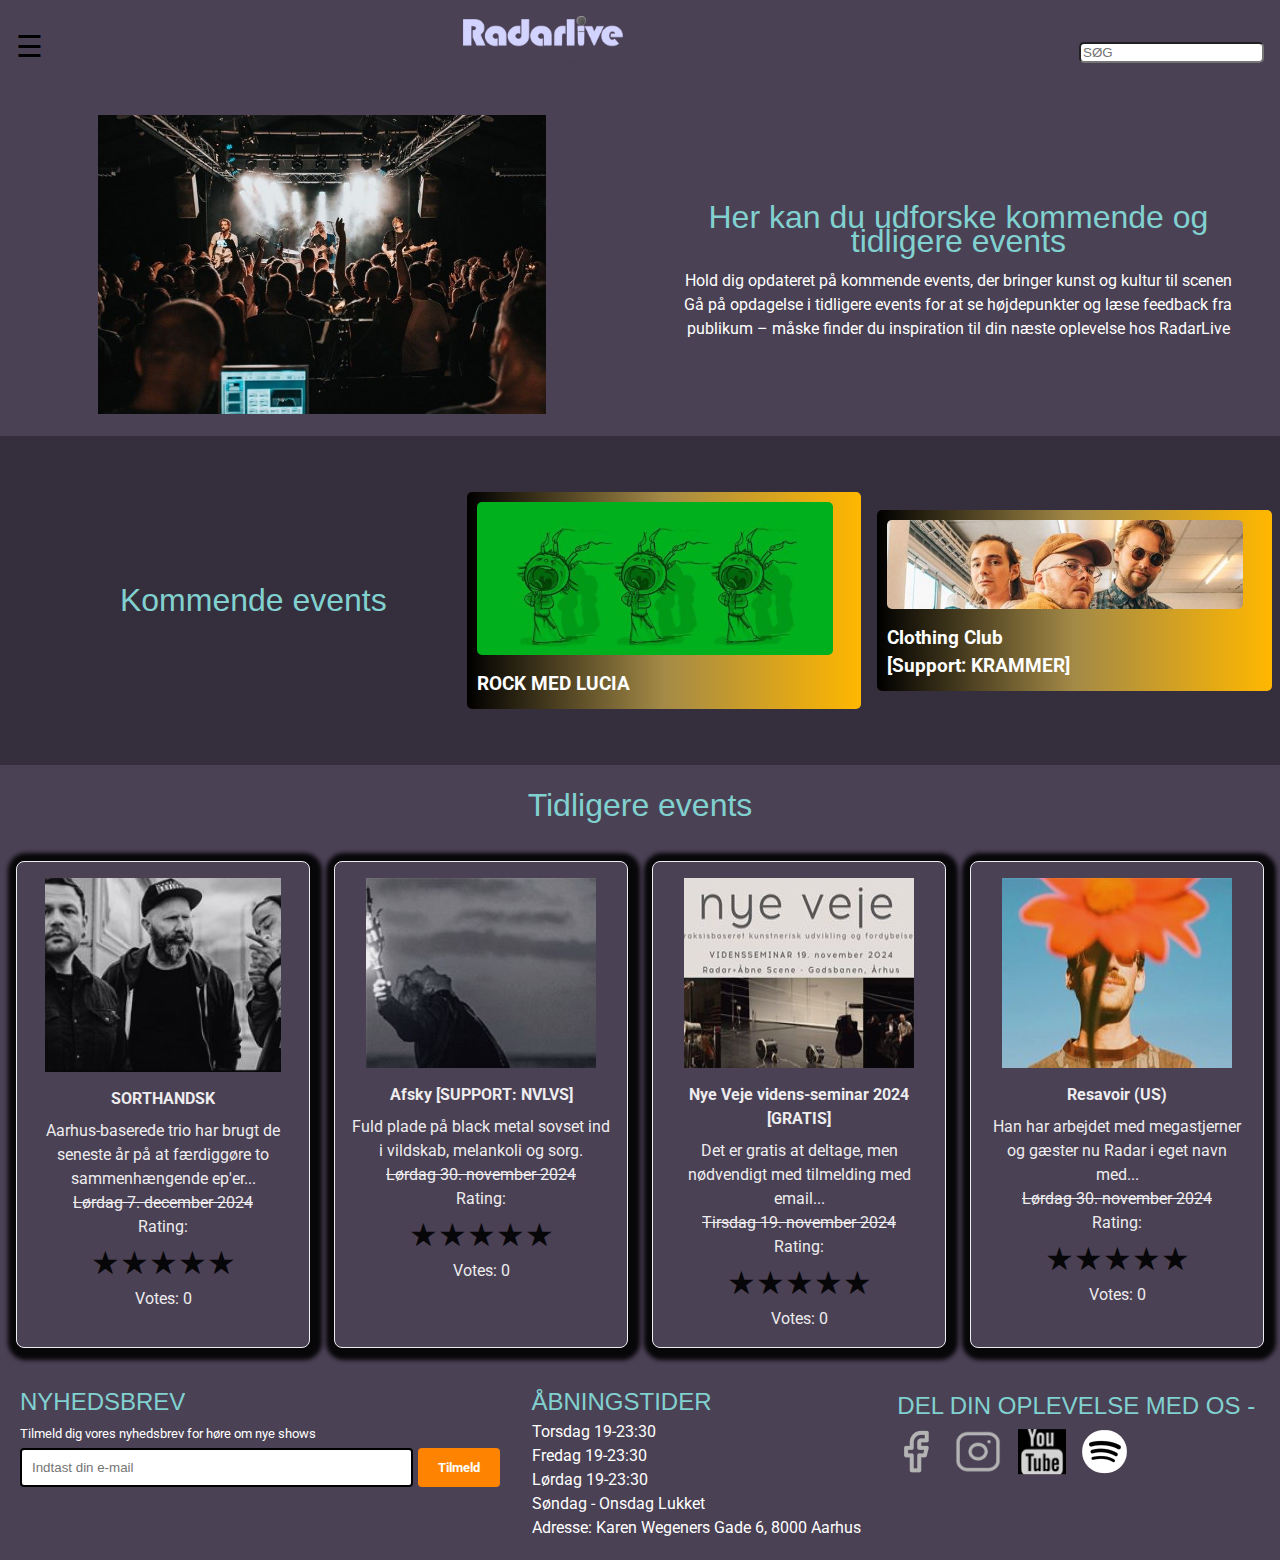
<file: shows.html>
<!DOCTYPE html>
<html lang="da">
  <head>
    <meta charset="UTF-8" />
    <meta name="viewport" content="width=device-width, initial-scale=1.0" />
    <title>RadarLive - Aarhus kulturscene</title>
    <!--- SEO KEYWORDS DESCRIPTION-->
    <meta
      name="description"
      content="RadarLive.dk er din guide til Aarhus
    pulserende kulturscene. Udforsk spændende events, podcasts, blogs og bliv en
    del af fællesskabet med #Venuehack eller som frivillig."
    />
    <meta
      name="keywords"
      content="Radar, RadarLive, musik, kultur, events,
    podcasts, blogs, artister, nykommende, kunst, Aarhus,
    frivilligt arbejde, Venuehack, koncerter, kunstnere, oplevelser,
    feedback, fællesskab"
    />

    <link rel="preconnect" href="https://fonts.googleapis.com" />
    <link rel="preconnect" href="https://fonts.gstatic.com" crossorigin />
    <link
      href="https://fonts.googleapis.com/css2?family=Roboto:ital,wght@0,100;0,300;0,400;0,500;0,700;0,900;1,100;1,300;1,400;1,500;1,700;1,900&display=swap"
      rel="stylesheet"
    />
    <link href="https://fonts.cdnfonts.com/css/bauhaus-93" rel="stylesheet" />
    <link rel="stylesheet" href="css/reset.css" />
    <link rel="stylesheet" href="css/style.css" />
  </head>

  <!--body-->
  <body>
    <!--navbar med logo og burgermenu-->
    <nav class="nav-bar-flex">
      <div id="myNav" class="overlay">
        <a href="javascript:void(0)" class="closebtn" onclick="closeNav()"
          >&times;</a
        >
        <div class="overlay-content">
          <a href="index.html">FORSIDE</a>
          <a href="deltag.html">DELTAG</a>
          <a href="shows.html">SHOWS</a>
          <a href="voresmedia.html">VORES MEDIA</a>
          <a href="omradar.html">OM RADAR</a>
        </div>
      </div>
      <span style="font-size: 30px; cursor: pointer" onclick="openNav()"
        >&#9776;</span
      >

      <div class="logo">
        <a href="index.html">
          <img src="img/logo-radar-udenbaggrund-lille.png" alt="logo af radar" />
        </a>
      </div>
      <form>
        <input type="search" name="search" class="search" placeholder="SØG" />
      </form>
    </nav>
    <!--shows hero section-->
    <section id="welcome" class="grid">
      <div class="welcome-img">
        <img src="img/shows-hero.jpg" alt="Radar koncert" />
      </div>
      <div class="welcome-text">
        <h2 class="leading">
          Her kan du udforske kommende og tidligere events
        </h2>
        <p class="leading">
          Hold dig opdateret på kommende events, der bringer kunst og kultur til
          scenen Gå på opdagelse i tidligere events for at se højdepunkter og
          læse feedback fra publikum – måske finder du inspiration til din næste
          oplevelse hos RadarLive
        </p>
      </div>
    </section>
    <!--shows kommende events section-->
    <section id="senesteblogs">
      <div class="blog grid">
        <h2>Kommende events</h2>
        <a href="https://radarlive.dk/kalender/2023/december/rock-med-lucia/">
          <img src="img/forside-koncert.jpg" alt="lucia koncert radar" />
          <h3>ROCK MED LUCIA</h3>
        </a>
        <a href="https://radarlive.dk/kalender/2024/december/clothing-club/">
          <img
            src="img/forside-koncert-reklame.jpg"
            alt="Clothing club koncert"
          />
          <h3>
            Clothing Club<br />
            [Support: KRAMMER]
          </h3>
        </a>
      </div>
    </section>

    <section class="events-section">
      <h2 class="section-title">Tidligere events</h2>
      <div class="events-container">
        <div class="event-card">
          <a href="https://radarlive.dk/kalender/2024/december/sorthandsk/">
          <img src="img/shows-tidligere-show1.jpg" alt="SORTHANDSK" />
          <h3>SORTHANDSK</h3>
          <p>
            Aarhus-baserede trio har brugt de seneste år på at færdiggøre to
            sammenhængende ep'er...
          </p>
          <p class="event-date">Lørdag 7. december 2024</p>
          </a>
          <div class="rating">
            <!--stjerne ratings med javascript-->
            <span>Rating:</span>
            <div class="stars" data-id="1">
              <span>★</span><span>★</span><span>★</span><span>★</span
              ><span>★</span>
            </div>
            <!--voting tæller-->
            <div class="vote-counter" data-vote-count="0">Votes: 0</div>
          </div>
        </div>
        <div class="event-card">
          <a href="https://radarlive.dk/kalender/2024/november/afsky-support-nvlvs/">
          <img src="img/shows-tidligere-show-2.jpg" alt="Afsky" />
          <h3>Afsky [SUPPORT: NVLVS]</h3>
          <p>
            Fuld plade på black metal sovset ind i vildskab, melankoli og sorg.
          </p>
          <p class="event-date">Lørdag 30. november 2024</p>
          </a>
          <div class="rating">
            <!--stjerne ratings med javascript-->
            <span>Rating:</span>
            <div class="stars" data-id="1">
              <span>★</span><span>★</span><span>★</span><span>★</span
              ><span>★</span>
            </div>
            <!--voting tæller-->
            <div class="vote-counter" data-vote-count="0">Votes: 0</div>
          </div>
        </div>

        <div class="event-card">
          <a href="https://radarlive.dk/kalender/2024/november/nye-veje-vidensseminar-2024/">
          <img src="img/Shows-tidligere-show-3.jpg" alt="Nye Veje Seminar" />
          <h3>Nye Veje videns-seminar 2024 [GRATIS]</h3>
          <p>
            Det er gratis at deltage, men nødvendigt med tilmelding med email...
          </p>
          <p class="event-date">Tirsdag 19. november 2024</p>
          </a>
          <div class="rating">
            <!--stjerne ratings med javascript-->
            <span>Rating:</span>
            <div class="stars" data-id="1">
              <span>★</span><span>★</span><span>★</span><span>★</span
              ><span>★</span>
            </div>
            <!--voting tæller-->
            <div class="vote-counter" data-vote-count="0">Votes: 0</div>
          </div>
        </div>

        <div class="event-card">
          <a href="https://radarlive.dk/kalender/2024/november/resavoir-us/">
          <img src="img/Shows-tidligere-shows-4.jpg" alt="Resavoir" />
          <h3>Resavoir (US)</h3>
          <p>
            Han har arbejdet med megastjerner og gæster nu Radar i eget navn
            med...
          </p>
          <p class="event-date">Lørdag 30. november 2024</p>
          </a>
          <div class="rating">
            <!--stjerne ratings med javascript-->
            <span>Rating:</span>
            <div class="stars" data-id="1">
              <span>★</span><span>★</span><span>★</span><span>★</span
              ><span>★</span>
            </div>
            <!--voting tæller-->
            <div class="vote-counter" data-vote-count="0">Votes: 0</div>
          </div>
        </div>
      </div>
    </section>

    
    <footer>
      <!--nyhedsbrev email formular-->

      <div class="newsletter">
        <form>
          <h4>NYHEDSBREV</h4>
          <p>Tilmeld dig vores nyhedsbrev for høre om nye shows</p>
          <div class="form-group">
            <input type="email" placeholder="Indtast din e-mail" required />
            <button type="submit">Tilmeld</button>
          </div>
        </form>
      </div>
      <!--åbningstider-->
      <div class="aabningstider">
        <h3>ÅBNINGSTIDER</h3>
        <p class="alleaabningstider">
          Torsdag 19-23:30 <br />Fredag 19-23:30<br />Lørdag 19-23:30<br />Søndag
          - Onsdag Lukket <br />
          Adresse: Karen Wegeners Gade 6, 8000 Aarhus
        </p>
      </div>
      <!--social media links til radar-->
      <div>
        <h4 class="socialtext">DEL DIN OPLEVELSE MED OS -</h4>
        <ul class="socials">
          <li>
            <a href="https://www.facebook.com/radarlive/"
              ><img src="icons/icons-facebook.png" alt="facebook logo"
            /></a>
          </li>
          <li>
            <a href="https://www.instagram.com/radarlive/?hl=en"
              ><img src="icons/icons-instagram.png" alt="instagram logo"
            /></a>
          </li>
          <li>
            <a
              href="https://www.youtube.com/channel/UCJrm6GyPt73ZSLJ7S34_XkA/videos"
              ><img src="icons/icons-youtube.png" alt="youtube logo"
            /></a>
          </li>
          <li>
            <a href="https://open.spotify.com/user/radarlive"
              ><img src="icons/icons-spotify.png" alt="youtube logo"
            /></a>
          </li>
        </ul>
      </div>
    </footer>
    <script src="js/navigation.js"></script>
    <script src="js/starrating.js"></script>
  </body>
</html>
</file>
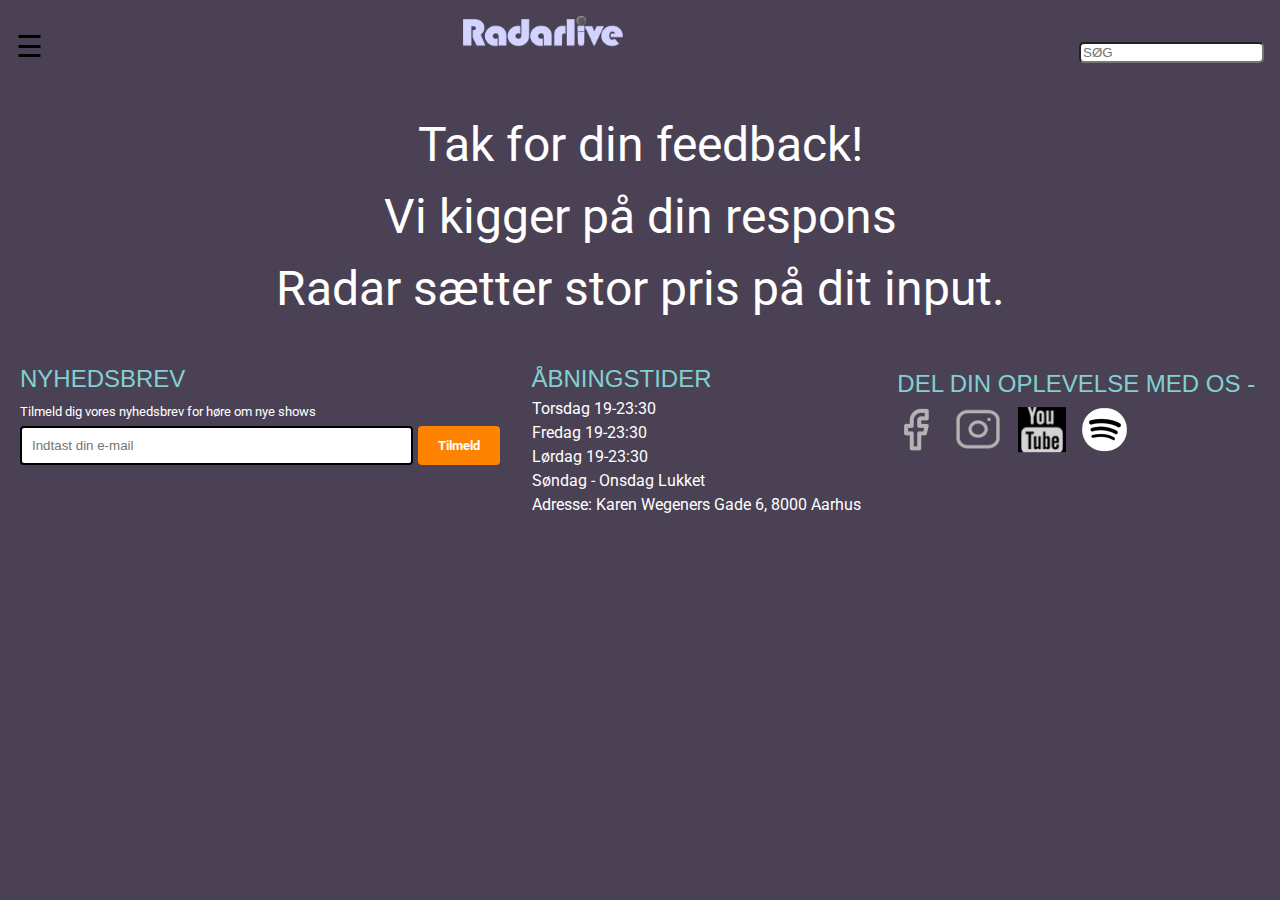
<file: takforanmeldelse.html>
<!DOCTYPE html>
<html lang="da">
  <head>
    <meta charset="UTF-8" />
    <meta name="viewport" content="width=device-width, initial-scale=1.0" />
    <title>RadarLive - Aarhus kulturscene</title>
    <!--- SEO KEYWORDS DESCRIPTION-->
    <meta
      name="description"
      content="RadarLive.dk er din guide til Aarhus
    pulserende kulturscene. Udforsk spændende events, podcasts, blogs og bliv en
    del af fællesskabet med #Venuehack eller som frivillig."
    />
    <meta
      name="keywords"
      content="Radar, RadarLive, , musik, kultur, events,
    podcasts, blogs, artister, nykommende, kunst, events, Aarhus event,
    frivillig arbejde, Venuehack, koncerter, kunstnere, kulturoplevelser,
    feedback, fællesskab"
    />

    <link rel="preconnect" href="https://fonts.googleapis.com" />
    <link rel="preconnect" href="https://fonts.gstatic.com" crossorigin />
    <link
      href="https://fonts.googleapis.com/css2?family=Roboto:ital,wght@0,100;0,300;0,400;0,500;0,700;0,900;1,100;1,300;1,400;1,500;1,700;1,900&display=swap"
      rel="stylesheet"
    />
    <link href="https://fonts.cdnfonts.com/css/bauhaus-93" rel="stylesheet" />
    <link rel="stylesheet" href="css/reset.css" />
    <link rel="stylesheet" href="css/style.css" />

  </head>
  <body>
    <!--navbar med logo og burgermenu-->
 <nav class="nav-bar-flex">
  <div id="myNav" class="overlay">
   <a href="javascript:void(0)" class="closebtn" onclick="closeNav()">&times;</a>
   <div class="overlay-content">
     <a href="index.html">FORSIDE</a>
     <a href="deltag.html">DELTAG</a>
     <a href="shows.html">SHOWS</a>
     <a href="voresmedia.html">VORES MEDIA</a>
     <a href="omradar.html">OM RADAR</a>
   </div>
 </div>
 <span style="font-size:30px;cursor:pointer" onclick="openNav()">&#9776;</span>
    
         <div class="logo">
           <a href="index.html">
             <img src="img/logo-radar-udenbaggrund-lille.png" alt="logo af radar"/>
           </a>
         </div>
         <form>
           <input type="search" name="search" class="search" placeholder="SØG">
         </form>
     </nav>
     <section class="responstekst">Tak for din feedback! <br> Vi kigger på din respons <br> Radar sætter stor pris på dit input.</section>

    <footer>

      <!--nyhedsbrev email formular-->

      <div class="newsletter">
        <form>
          <h4>NYHEDSBREV</h4>
          <p>Tilmeld dig vores nyhedsbrev for høre om nye shows</p>
          <div class="form-group">
          <input type="email" placeholder="Indtast din e-mail" required />
          <button type="submit">Tilmeld</button>
        </div>
        </form>
      </div>
      <!--åbningstider-->
      <div class="aabningstider">
        <h3>ÅBNINGSTIDER</h3>
        <p class="alleaabningstider">
          Torsdag 19-23:30 <br>Fredag 19-23:30<br>Lørdag 19-23:30<br>Søndag - Onsdag Lukket <br>
Adresse: Karen Wegeners Gade 6, 8000 Aarhus
        </p>
      </div>
      <!--social media links til radar-->
      <div>
        <h4 class="socialtext">DEL DIN OPLEVELSE MED OS -</h4>
        <ul class="socials">
          <li><a href="https://www.facebook.com/radarlive/"><img src="icons/icons-facebook.png" alt="facebook logo"/></a></li>
          <li><a href="https://www.instagram.com/radarlive/?hl=en"><img src="icons/icons-instagram.png" alt="instagram logo"/></a></li>
          <li><a href="https://www.youtube.com/channel/UCJrm6GyPt73ZSLJ7S34_XkA/videos"><img src="icons/icons-youtube.png" alt="youtube logo"/></a></li>
          <li><a href="https://open.spotify.com/user/radarlive"><img src="icons/icons-spotify.png" alt="youtube logo"/></a></li>
          
        </ul>
      </div>
    </footer>
    <script src="js/navigation.js"></script>
    <script src="js/starrating.js"></script>
  </body>
</html>
</file>
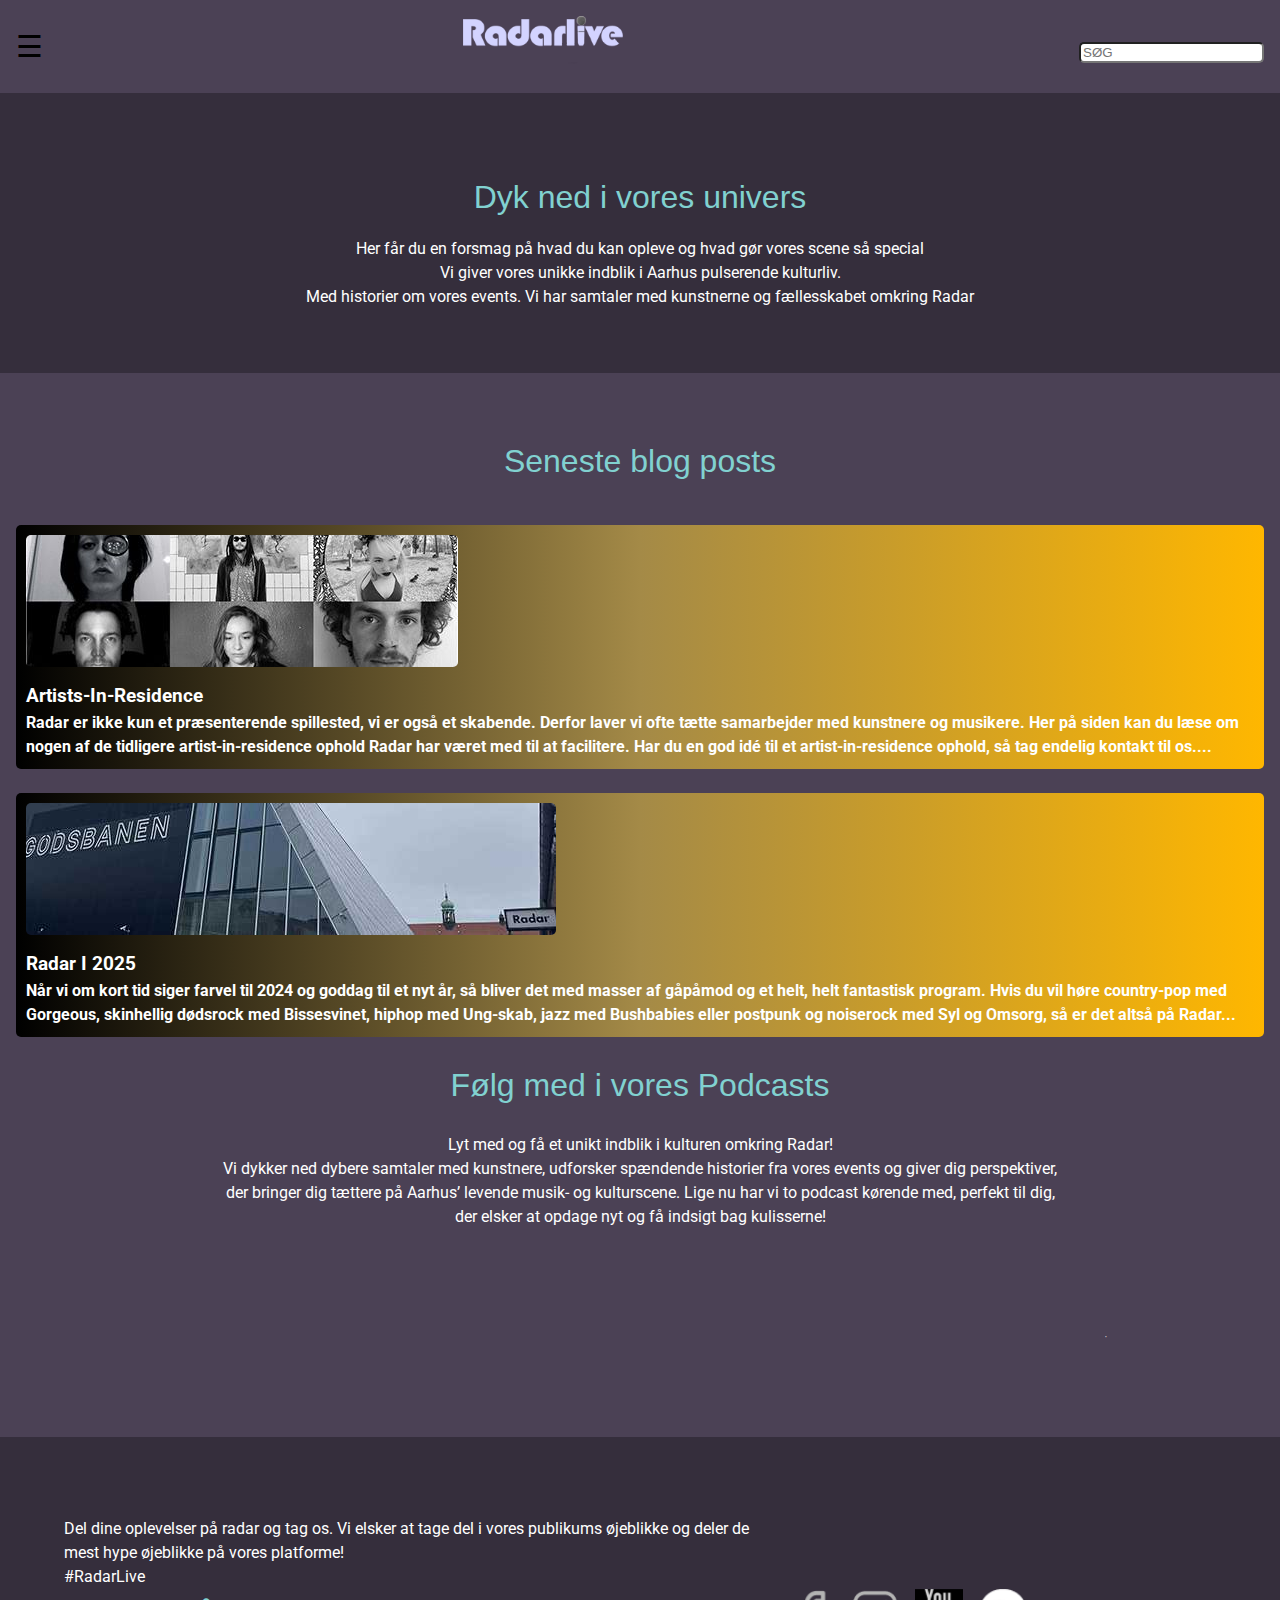
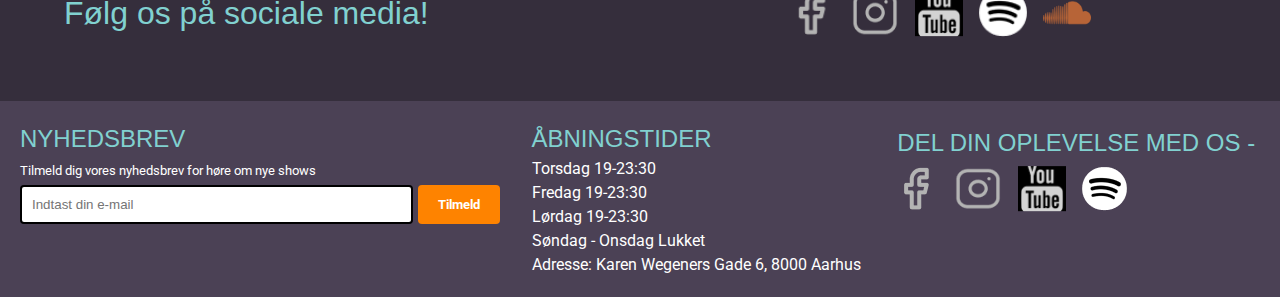
<file: voresmedia.html>
<!DOCTYPE html>
<html lang="da">
  <head>
    <meta charset="UTF-8" />
    <meta name="viewport" content="width=device-width, initial-scale=1.0" />
    <title>RadarLive - Aarhus kulturscene</title>
    <!--- SEO KEYWORDS DESCRIPTION-->
    <meta
      name="description"
      content="hos RadarLive.dk producere vi vores eget content lavet til kunst og musik elskere "
    />
    <meta
      name="keywords"
      content="Radar, RadarLive, , musik, kultur, events,
    podcasts, blogs, artister, nykommende, kunst, events, Aarhus event,
    frivillig arbejde, Venuehack, koncerter, kunstnere, kulturoplevelser,
    feedback, fællesskab"
    />

    <link rel="preconnect" href="https://fonts.googleapis.com" />
    <link rel="preconnect" href="https://fonts.gstatic.com" crossorigin />
    <link
      href="https://fonts.googleapis.com/css2?family=Roboto:ital,wght@0,100;0,300;0,400;0,500;0,700;0,900;1,100;1,300;1,400;1,500;1,700;1,900&display=swap"
      rel="stylesheet"
    />
    <link href="https://fonts.cdnfonts.com/css/bauhaus-93" rel="stylesheet" />
    <link rel="stylesheet" href="css/reset.css" />
    <link rel="stylesheet" href="css/style.css" />
  </head>
  <body>
    <!--navbar med logo og burgermenu-->
    <nav class="nav-bar-flex">
      <div id="myNav" class="overlay">
        <a href="javascript:void(0)" class="closebtn" onclick="closeNav()"
          >&times;</a
        >
        <div class="overlay-content">
          <a href="index.html">FORSIDE</a>
          <a href="deltag.html">DELTAG</a>
          <a href="shows.html">SHOWS</a>
          <a href="voresmedia.html">VORES MEDIA</a>
          <a href="omradar.html">OM RADAR</a>
        </div>
      </div>
      <span style="font-size: 30px; cursor: pointer" onclick="openNav()"
        >&#9776;</span
      >

      <div class="logo">
        <a href="index.html">
          <img src="img/logo-radar-udenbaggrund-lille.png" alt="logo af radar"/>
        </a>
      </div>
      <form>
        <input type="search" name="search" class="search" placeholder="SØG" />
      </form>
    </nav>
    <section class="voresmedia-hero">
      <h2 class="voresmedia-h2">Dyk ned i vores univers</h2>
      <p class="leading">
        Her får du en forsmag på hvad du kan opleve og hvad gør vores scene så
        special<br />Vi giver vores unikke indblik i Aarhus pulserende
        kulturliv.<br />
        Med historier om vores events. Vi har samtaler med kunstnerne og
        fællesskabet omkring Radar
      </p>
    </section>

    <section id="senesteblogs2">
      <div class="blog grid">
        <h2>Seneste blog posts</h2>
        <a href="https://radarlive.dk/venuehack/2024/may/artist-in-residence/">
          <img src="img/forside-blog-reklame.jpg" alt="blog radar" />
          <h3>Artists-In-Residence</h3>
          <p>Radar er ikke kun et præsenterende spillested, vi er også et skabende. Derfor laver vi ofte tætte samarbejder med kunstnere og musikere. Her på siden kan du læse om nogen af de tidligere artist-in-residence ophold Radar har været med til at facilitere.

            Har du en god idé til et artist-in-residence ophold, så tag endelig kontakt til os....</p>
        </a>
        <a
          href="https://radarlive.dk/blog/2024/december/saadan-bliver-radars-2025/"
        >
          <img src="img/forside-blog-reklame2.jpg" alt="radar i 2025" />
          <h3>Radar I 2025</h3>
          <p>Når vi om kort tid siger farvel til 2024 og goddag til et nyt år, så bliver det med masser af gåpåmod og et helt, helt fantastisk program.

            Hvis du vil høre country-pop med Gorgeous, skinhellig dødsrock med Bissesvinet, hiphop med Ung-skab, jazz med Bushbabies eller postpunk og noiserock med Syl og Omsorg, så er det altså på Radar...</p>
        </a>
      </div>
    </section>

    <section class="voresmedia-podcast">
      <h2>Følg med i vores Podcasts</h2>
      <p class="leading2">
        Lyt med og få et unikt indblik i kulturen omkring Radar! <br />
        Vi dykker ned dybere samtaler med kunstnere, udforsker spændende
        historier fra vores events og giver dig perspektiver, <br />
        der bringer dig tættere på Aarhus’ levende musik- og kulturscene. Lige
        nu har vi to podcast kørende med, perfekt til dig, <br />
        der elsker at opdage nyt og få indsigt bag kulisserne!
      </p>
      <div class="voresmedia-iframes">
        <iframe
          src="https://widget.spreaker.com/player?episode_id=63203251&theme=dark&chapters-image=true"
          width="450"
          height="200"
          style="border: none;"
        ></iframe>
        <iframe
          width="450"
          height="200"
          style="border: none; overflow: hidden;"
          allow="autoplay"
          src="https://w.soundcloud.com/player/?url=https%3A//api.soundcloud.com/tracks/968456902&color=%239bbb9c&auto_play=false&hide_related=false&show_comments=true&show_user=true&show_reposts=false&show_teaser=true&visual=true"
        ></iframe>
        <div
          style="
            font-size: 10px;
            color: #cccccc;
            line-break: anywhere;
            word-break: normal;
            overflow: hidden;
            white-space: nowrap;
            text-overflow: ellipsis;
            font-family: Interstate, Lucida Grande, Lucida Sans Unicode,
              Lucida Sans, Garuda, Verdana, Tahoma, sans-serif;
            font-weight: 100;
          "
        >
          <a
            href="https://soundcloud.com/radarlive"
            title="Radar"
            target="_blank"
            style="color: #cccccc; text-decoration: none"
            ></a
          >
          ·
          <a
            href="https://soundcloud.com/radarlive/01-dyk-ned-i-anatolsk-pop-og-rock-med-evrim-citrik"
            title="01: Dyk ned i anatolsk pop og psych rock med Evrim Citirikkaya"
            target="_blank"
            style="color: #cccccc; text-decoration: none"
            ></a
          >
        </div>
      </div>
    </section>
    <section class="socialemedia">
      <div class="social-container">
        <ul class="social-icons">
          <li>
            <a href="https://www.facebook.com/radarlive/">
              <img src="icons/icons-facebook.png" alt="facebook logo" />
            </a>
          </li>
          <li>
            <a href="https://www.instagram.com/radarlive/?hl=en">
              <img src="icons/icons-instagram.png" alt="instagram logo" />
            </a>
          </li>
          <li>
            <a href="https://www.youtube.com/channel/UCJrm6GyPt73ZSLJ7S34_XkA/videos">
              <img src="icons/icons-youtube.png" alt="youtube logo" />
            </a>
          </li>
          <li>
            <a href="https://open.spotify.com/user/radarlive">
              <img src="icons/icons-spotify.png" alt="spotify logo" />
            </a>
          </li>
          <li>
            <a href="https://soundcloud.com/radarlive">
              <img src="icons/icons-soundcloud.png" alt="soundcloud logo" />
            </a>
          </li>
        </ul>
        <div class="social-text-content">
          <h1 class="socialtext1">Følg os på sociale media!</h1>
          <p class="leading3">
            Del dine oplevelser på radar og tag os. Vi elsker at tage del i vores publikums øjeblikke og deler de mest hype øjeblikke på vores platforme!<br />#RadarLive
          </p>
        </div>
      </div>
    </section>
    
    <footer>
      <!--nyhedsbrev email formular-->

      <div class="newsletter">
        <form>
          <h4>NYHEDSBREV</h4>
          <p>Tilmeld dig vores nyhedsbrev for høre om nye shows</p>
          <div class="form-group">
            <input type="email" placeholder="Indtast din e-mail" required />
            <button type="submit">Tilmeld</button>
          </div>
        </form>
      </div>
      <!--åbningstider-->
      <div class="aabningstider">
        <h3>ÅBNINGSTIDER</h3>
        <p class="alleaabningstider">
          Torsdag 19-23:30 <br />Fredag 19-23:30<br />Lørdag 19-23:30<br />Søndag
          - Onsdag Lukket <br />
          Adresse: Karen Wegeners Gade 6, 8000 Aarhus
        </p>
      </div>
      <!--social media links til radar-->
      <div>
        <h4 class="socialtext">DEL DIN OPLEVELSE MED OS -</h4>
        <ul class="socials">
          <li>
            <a href="https://www.facebook.com/radarlive/"
              ><img src="icons/icons-facebook.png" alt="facebook logo"
            /></a>
          </li>
          <li>
            <a href="https://www.instagram.com/radarlive/?hl=en"
              ><img src="icons/icons-instagram.png" alt="instagram logo"
            /></a>
          </li>
          <li>
            <a
              href="https://www.youtube.com/channel/UCJrm6GyPt73ZSLJ7S34_XkA/videos"
              ><img src="icons/icons-youtube.png" alt="youtube logo"
            /></a>
          </li>
          <li>
            <a href="https://open.spotify.com/user/radarlive"
              ><img src="icons/icons-spotify.png" alt="youtube logo"
            /></a>
          </li>
        </ul>
      </div>
    </footer>
    <script src="js/navigation.js"></script>
  </body>
</html>
</file>
<file: css/style.css>
/*global hele dokument*/
*::before,
*::after {
  box-sizing: border-box;
}

html {
  background-color: #4b4155;
  font-size: 1em;
  font-family: "Roboto";

}
h2 {
  font-family: 'bauhaus 93', sans-serif;
  text-align: center;
  font-size: 2rem;
  color: #81d1d0;
  padding: 1rem;
}
h2 a {
  text-decoration: none;
  color: inherit;
}
body, html {
  margin: 0;
  padding: 0;
  line-height: 1.5;
  max-width: 100%;
  overflow-x: hidden;
}
a {
  color: inherit;
  text-decoration: none;
}
a:hover {
  color: #ff8f18;
  opacity: 0.5;
  text-decoration: underline;
}
.search {
  border-radius: 5px;
  margin: 1rem 2rem 0 1rem;
}
h4 {
  font-family: 'bauhaus 93', sans-serif;
  font-size: 1.5rem;
}

/*<body> styling */
.kommersnart {
  font-size: 10rem;
  color: violet;
  font-family: 'bauhaus 93', sans-serif;
}
.responstekst {
  font-family: 'roboto', sans-serif;
  font-size: 3rem;
  color: white;
  text-align: center;
  padding: 1rem 1rem 1rem;
}
.nav-bar-flex {
  font-family: "Bauhaus 93", sans-serif;
  font-size: 2rem;
  display: flex;
  flex-direction: row;
  align-items: center;
  justify-content: space-between;
  width: 100%;
  position: sticky;
  top: 0;
  z-index: 10;
  background-color: #4b4155;
  padding: 1rem 1rem 1rem 1rem;
}

.nav-bar-flex .logo img {
  width: 10rem;
}

.nav-bar-flex form {
  margin-left: 20px;
  align-self: center;
  justify-content: center;
}

.leading {
  text-align: center;
  color: #ffffff;
  line-height: 1.5rem;
  font-family: "Roboto", sans-serif;
}
.leading2 {
  display: flex;
  text-align: center;
  align-items: flex-start;
  justify-content: center;
  padding: 1rem;
  font-family: 'roboto', sans-serif;
  color: white;
}

/*søgefelt styling*/
input[type="text"] {
  max-width: 75%;
  box-sizing: border-box;
  border: 2px solid #846c88;
  border-radius: 15px;
  font-size: 12px;
  background-color: white;
  background-position: 0.6rem 0.6rem;
  background-repeat: no-repeat;
  padding: 0.2rem 0 0.2rem 1.5rem;
}

/*hover effekt til overlay menu */
.overlay {
  height: 100%;
  width: 0;
  position: fixed;
  z-index: 1;
  top: 0;
  left: 0;
  background-color: #df9749;
  background: linear-gradient(to bottom, #40354b, #de9d6b);
  overflow-x: hidden;
  transition: 0.7s;
}

.overlay-content {
  position: relative;
  font-family: "bauhaus 93", sans-serif;
  width: 100%;
  text-align: center;
  margin-top: 2rem;
}

.overlay a {
  padding: 1rem;
  text-decoration: none;
  font-size: 1.5rem;
  color: #81d1d0;
  display: block;
  transition: 0.3s;
}

.overlay a:hover,
.overlay a:focus {
  opacity: 0.5;
  color: #f48916;
  text-decoration: underline;
}

.overlay .closebtn {
  position: absolute;
  top: 20px;
  right: 45px;
  font-size: 60px;
  cursor: pointer;
}

.btn {
  display: inline-block;
  border-radius: 8px;
  background-color: #f48916;
  color: white;
  font-family: "roboto", sans-serif;
  font-weight: bold;
  text-decoration: none;
  padding: 0.5rem 1.5rem;
  font-size: 1rem;
  text-align: center;
}
.btn:hover {
  opacity: 0.5;
  color: #000000;
  cursor: pointer;
}
.btn-container {
  display: flex;
  justify-content: center;
  align-items: center;
}
.btn2 {
  display: inline-block;
  border-radius: 8px;
  background-color: #f48916;
  color: white;
  font-family: "roboto", sans-serif;
  font-weight: bold;
  text-decoration: none;
  padding: 0.5rem 1.5rem;
  font-size: 1rem;
  text-align: center;
}
.btn2:hover {
  opacity: 0.5;
  color: #000000;
  cursor: pointer;
}

.frivillig-section {
  background-color: #352e3c;
  text-align: center;
}

.frivillig {
  text-align: center;
}
.frivillige {
  display: flex;
  flex-direction: column;
  gap: 1.5rem;
}
.frivillige-billede {
  width: 100%;
  object-fit: contain;
}
.venuehack-section {
  text-align: center;
  padding: 0.5rem;
}
.venuehack-title {
  color: #81d1d0;
  font-family: "bauhaus 93", sans-serif;
  font-size: 2rem;
}
.venuehack-section h1 {
  color: #81d1d0;
  font-family: "bauhaus 93", sans-serif;
  font-size: 2rem;
}
.venuehack-button {
  display: inline-block;
  min-width: 15rem;
  border-radius: 10px;
  text-align: center;
  background-image: linear-gradient(#59436f, #e58723);
  color: white;
  font-size: 1rem;
  font-family: "roboto", sans-serif;
  font-weight: bold;
  text-decoration: none;
  padding: 1rem 2.5rem;
  margin: 0.5rem;
}
.venuehack-button:hover {
  background-color: #b57837;
  opacity: 0.5;
  color: #3e3939;
  cursor: pointer;
}
.button-container {
  display: flex;
  flex-direction: column;
  flex-wrap: wrap; 
  justify-content: center;
  align-items: center;
  gap: 0.5rem; 
  padding: 10px; 
  box-sizing: border-box;
  max-width: 100%; 
  overflow: hidden; 
}


/*footer styling - nyhedsbrev, social media icons */
footer {
  padding: 1.25rem;
  display: flex;
  flex-direction: column;
  gap: 2rem;
  justify-content: flex-start;
  align-items: flex-start;
}

.aabningstider h3 {
  color: #81d1d0;
  font-family: "bauhaus 93", sans-serif;
  font-size: 1rem;
}
.aabningstider p {
  color: white;
  font-size: 0.6rem;
}
.newsletter,
.aabningstider,
.socials {
  text-align: left;
}
.newsletter {
  flex: 1;
  width: 100%;
}
.newsletter form {
  width: 100%;
  margin: auto;
  text-align: center;
  gap: 2%;
}
.newsletter h4 {
  margin-bottom: 1%;
  text-align: left;
  font-family: "Bauhaus 93", sans-serif;
  color: #81d1d0;
  font-size: 1rem;
}

.newsletter p {
  margin-bottom: 1%;
  text-align: left;
  font-size: 0.8em;
  white-space: nowrap;
  color: #ffffff;
}

.newsletter input {
  width: 100%;
  padding: 0.625rem;
  border: 2px solid #000000;
  border-radius: 4px;
}

.form-group {
  display: flex;
  justify-content: center;
  gap: 1%;
}

.newsletter button {
  padding: 0.625rem 1.25rem;
  background: #fe8300;
  color: rgb(255, 255, 255);
  font-weight: bold;
  font-family: "Roboto";
  border: none;
  border-radius: 4px;
  cursor: pointer;
}
.newsletter button:hover {
  background-color: #e89741;
  color: #535050;
}
.socials {
  display: flex;
  font-family: "bauhaus 93", sans-serif;
  color: #81d1d0;
  justify-content: center;
  align-items: center;
  gap: 1rem;
  padding: 0;
  min-width: 10rem;
}
.socials img {
  max-width: 3rem;
  min-width: 2.5rem;
}
.socialtext h1 {
  font-family: "Bauhaus 93", sans-serif;
  font-size: 1.5rem;
}


/*velkommen section styling */
#welcome {
  display: grid;
  grid-template-columns: 1fr;
  align-items: center;
  justify-content: center;
  padding: 0.2rem;
}
.welcome-text {
  text-align: center;
  padding: 0.5rem;
  max-width: 35rem;
  margin: 0 auto;
  font-family: "Roboto";
  color: #ffffff;
}
.welcome-text h2 {
  font-family: "Bauhaus 93", sans-serif;
  font-size: 2rem;
  color: #81d1d0;
}
.welcome-img {
  display: flex;
  justify-content: center;
  align-items: center;
}
.welcome-img img {
  max-width: 35vw;
  padding: 1.2rem;
}

/*seneste blogs og kommende events styling*/
#senesteblogs {
  display: grid;
  grid-template-columns: 1fr;
  justify-content: center;
  align-items: center;
  background-color: #352e3c;
  gap: 1.5rem;
  padding: 2rem;
}
#senesteblogs h2 {
  font-family: "Bauhaus 93", sans-serif;
  font-size: 2rem;
  color: #81d1d0;
  text-align: center;
}
#senesteblogs .blog a {
  display: flex;
  flex-direction: column;
  align-items: center;
  text-align: left;
  background: linear-gradient(to right, #000000, #a48a47, #ffb700);
  color: white; 
  padding: 10px;
  display: inline-block;
  font-weight: bold;
  border-radius: 5px; 
}

.senesteblogs .blog a h3 {
  font-family: "Roboto";
  font-size: 1em;
  color: #ffffff;
  margin-top: 0.5rem;
}

#kommendeevents {
  display: grid;
  grid-template-columns: 1fr;
  align-items: center;
  background-color: #4b4155;
  gap: 1.5rem;
  padding: 2rem;
  font-family: "Bauhaus 93", sans-serif;
  font-size: 1.5rem;
  color: #81d1d0;
  text-align: center;
}
.kommendeevents h3 {
  font-family: "Bauhaus 93", sans-serif;
  font-size: 2rem;
  color: #81d1d0;
  text-align: center;
}
#kommendeevents .blog a {
  display: flex;
  flex-direction: column;
  align-items: flex-start;
  text-align: left;
  background: linear-gradient(to right, #000000, #b8860b, #f1af08);
  color: white; 
  padding: 10px;
  display: inline-block;
  font-weight: bold;
  border-radius: 5px;
}

#kommendeevents .blog a h3 {
  font-family: "Roboto";
  font-size: 1em;
  color: #ffffff;
  margin-top: 0.5rem;
}
#senesteblogs .blog a img,
#kommendeevents .blog a img {
  max-width: 100%;
  height: auto;
  object-fit: contain;
}

.blog {
  display: grid;
  grid-template-columns: 1fr;
  border-radius: 1%;
  gap: 1.5rem;
  padding: 1rem;
}
.blog a {
  text-decoration: none;
  color: inherit;
  display: grid;
  grid-template-rows: auto auto;
  align-items: center;
  text-align: center;
}

.blog a img {
  max-width: 100%;
  height: auto;
  border-radius: 5px;
}

.blog a h3 {
  font-family: "Roboto";
  color: #ffffff;
  font-size: 1.2rem;
  margin: 0.5rem 0 0;
}
#senesteblogs .blog,
#kommendeevents .blog {
  display: grid;
  grid-template-columns: repeat(auto-fit, minmax(9rem, 1fr));
  gap: 1.5rem;
  justify-content: center;
  align-items: center;
  padding: 1.5rem;
  margin: 0 auto;
  max-width: 75%;
}
#senesteblogs2 h2 {
  font-family: "Bauhaus 93", sans-serif;
  font-size: 2rem;
  color: #81d1d0;
  text-align: center;
}
#senesteblogs2 .blog a {
  display: flex;
  flex-direction: column;
  align-items: center;
  text-align: left;
  background: linear-gradient(to right, #000000, #a48a47, #ffb700);
  color: white; 
  padding: 10px;
  display: inline-block;
  font-weight: bold;
  border-radius: 5px; 
}

.senesteblogs2 .blog a h3 {
  font-family: "Roboto";
  font-size: 1em;
  color: #ffffff;
  margin-top: 0.5rem;
}
/* hover effekt til opslag*/
#senesteblogs .blog a:hover,
#kommendeevents .blog a:hover {
  transform: scale(1.01); 
  transition: transform 0.3s ease, box-shadow 0.3s ease;
}


#senesteblogs .blog a img,
#kommendeevents .blog a img {
  transition: transform 0.1s ease; 
}

#senesteblogs .blog a:hover img,
#kommendeevents .blog a:hover img {
  transform: scale(1.0); 
}

.frivillig h2 {
  font-family: "Bauhaus 93", sans-serif;
  font-size: 2rem;
  color: #81d1d0;
}

/* shows / tidligere events */
.events-container {
  display: grid;
  grid-template-columns: repeat(2, 1fr); 
  gap: 2rem;
  padding: 1.5rem;
}
.event-card {
  background-color: #4b4155;
  border: solid 1px;
  border-radius: 8px;
  color: #fff;
  text-align: center;
  padding: 1rem;
  box-shadow: 2px 2px 4px 10px rgb(0, 0, 0);
  opacity: 0.9;
}

.event-card h3 {
  margin: 0.5rem 0;
  font-family: 'roboto', sans-serif;
  font-weight: bold;
  color: #ffffff;
}
.event-date {
  text-decoration: line-through;
}
.stars span {
  font-size: 2rem;
  color: #000000; 
  transition: color 0.8s;
}

.stars span:hover,
.stars span.active {
  color: #f6ff00;
}
.section-title {
  display: flex;
  align-items: center;
  justify-content: center;
}

/*vores media styling*/
.voresmedia-hero {
  background-color: #352e3c;
  display: flex;
  flex-direction: column;
  align-items: center;
  justify-content: center;
  padding: 4rem;
  margin: 0 auto;
  margin-bottom: 2rem;
}
.voresmedia-podcast h2 {
  padding: 0.5rem; 
  margin-bottom: 0.5rem;
}

.voresmedia-podcast .leading2 {
  padding: 0.5rem; 
  margin-top: 0;
}

.voresmedia-iframes {
  display: flex;
  flex-direction: column;
  justify-content: center;
  align-items: center;
  gap: 1rem;
}
.vorestwoiframes iframe {
  height: 15rem;
  width: 100%;
  border: none;
}
.socialemedia {
  display: flex;
  background-color: #352e3c;
  padding: 2rem 2rem 2rem 2rem;
  flex-direction: column;
  align-items: center;
  text-align: center;
  padding: 1rem;
  gap: 1rem;
}
.socialtext {
  color: #81d1d0;
  padding: 0.3rem;
}
.socialtext1 {
  font-family: "bauhaus 93" , sans-serif;
  order: 3;
  font-size: 2rem;
  align-items: flex-end;
  color: #81d1d0;
}
.leading3 {
  color: #ffffff;
  font-family: "Roboto", sans-serif;
  line-height: 1.5;
  margin-top: 1rem;
}
.social-icons {
  gap: 1rem;
  padding: 0;

}
.social-icons img {
  width: 3rem;
  height: 3rem;
  gap: 100px;
  display: flex;
  flex-direction: row;
  align-items: start;
  justify-content: center;
}
.social-container {
  display: flex;
  flex-direction: row;
  align-items: flex-start;
  justify-content: flex-start;
  gap: 2rem;
  width: 100%;
  margin: 1rem 1rem 1rem 1rem;
  padding: 2rem;
}
.social-text-content {
  display: flex;
  flex-direction: column;
  max-width: 60%;
}

.socialtext1 {
  font-family: "Bauhaus 93", sans-serif;
  font-size: 2rem;
  color: #81d1d0;
  margin: 0;
}
/*Om Radar styling */
#omos-hero-section {
  background-color: #352e3c;
  display: flex;
  flex-direction: column; 
  align-items: center;
  text-align: center; 
}
.omos-hero-section,
.omos-section {
  padding: 1.5rem;
  display: flex;
  flex-direction: column;
  align-items: center;
  justify-content: center;
  gap: 1rem; 
}

.omos-herotext {
  padding: 1rem;
}
.omos-content {
  display: flex;
  flex-direction: column;
  align-items: center;
  text-align: center;
}

#omos-hero-section .omos-herotext {
  max-width: 90%;
  margin-bottom: 1rem;
}

#omos-hero-section img {
  max-width: 100%;
  height: auto; 
  border-radius: 8px;
}
.accordion {
  background-color: #90acec;
  font-family: 'roboto', sans-serif;
  font-size: 1rem;
  color: #000000;
  cursor: pointer;
  padding: 1rem;
  width: 100%;
  text-align: left;
  border: none;
  outline: none;
  transition: 0.5s;
}

.active, .accordion:hover {
  background-color: #59436f;
  text-decoration: underline;
}

.panel {
  padding: 0 1rem;
  background-color: white;
  line-height: 2rem;
  display: none;
  overflow: hidden;
}

.anmeldelse {
  display: flex;
  align-items: center;
  justify-content: center;
}
.anmeldelse-box {
  border-image: linear-gradient(to right, #d995d1 0%, #b47bcd 100%) 1;
  border-width: 0.5rem;
  border-style: solid;
  padding: 0.5rem;
  margin: 0.5rem;
}
.anmeldelse-text {
  color: white;
  text-decoration: underline;
  font-family: 'roboto', sans-serif;
  font-size: 1.5rem;
}
textarea {
  resize: none;
  opacity: 0.9;
  object-fit: fill;
}
.submit-button {
  background-color: #f48916;
  display: inline-block;
  border-radius: 8px;
  background-color: #f48916;
  color: white;
  font-family: "roboto", sans-serif;
  font-weight: bold;
  text-decoration: none;
  padding: 0.5rem 1.5rem 0.5rem ;
  font-size: 0.8rem;
  text-align: center;
}

.anmeldelse-text-datoemail {
  text-decoration: underline;
  font-size: 1rem;
  color: white;
}
/* burgermenu media query til større skærme */
@media screen and (max-height: 450px) {
  .overlay a {
    font-size: 1.2rem;
  }
  .overlay .closebtn {
    font-size: 2rem;
    top: 15px;
    right: 35px;
  }
}

/* media query til tablet og op*/
@media (min-width: 768px) {
  #welcome {
    grid-template-columns: 1fr 1fr;
    text-align: left;
  }
  .welcome-img img {
    justify-self: end;
  }
/*  så footer ændre sig til row efter 768px*/
  footer {
    flex-direction: row; 
    justify-content: space-between;
  }
  .socials {
    justify-content: flex-start;
  }

  .newsletter,
  .aabningstider,
  .socials {
    text-align: left;
  }

  .aabningstider h3 {
    font-size: 1.5rem;
    font-family: "Bauhaus 93", sans-serif;
    color: #81d1d0;
  }

  .socials ul {
    justify-content: flex-start;
  }
  #senesteblogs {
    text-align: left;
  }
  #senesteblogs .blog,
  #kommendeevents .blog {
    grid-template-columns: repeat(auto-fit, minmax(15rem, 1fr));
    gap: 1rem;
    min-width: 100%;
  }
  #senesteblogs .blog a img,
  #kommendeevents .blog a img {
    max-width: 95%;
    padding: 0;
  }
  .frivillig {
    gap: 1.5rem;
    padding: 1rem;
  }
  .frivillige {
    flex-direction: row;
    justify-content: center;
    align-items: stretch;
  }
  .frivillige-billede {
    max-width: 18rem;
    height: auto;
    object-fit: contain;
  }
  .events-container {
    display: grid;
    grid-template-columns: repeat(4, 1fr); 
    gap: 1.5rem;
    padding: 1rem;
  }
  .voresmedia-iframes {
    flex-direction: row; 
    gap: 1rem; 
  }
  .vorestwoiframes iframe {
    width: 50%;
    max-width: none;
  }
  .socialemedia {
    flex-direction: row;
    justify-content: space-between;
    align-items: center;
    text-align: left;
  }
  .social-container {
    flex-direction: row;
    justify-content: start;
    align-items: end;
    text-align: left;
  }
  .socialtext {
    text-align: left;
  }
  .social-icons {
    display: flex;
    order: 1;
    justify-content: flex-start;
  }
  .socialtext1, .leading3 {
    flex: 1;
  }
}

/* media query til desktop */
@media (min-width: 1024px) {
  .aabningstider p {
    font-size: 1rem;
  }
  .newsletter h4 {
    font-size: 1.5rem;
  }
  .aabningstider h3 {
    font-size: 1.5rem;
  }
  .overlay a {
    font-size: 3.5rem;
  }
  .button-container {
    display: grid;
    gap: 1.5rem;
    grid-template-columns: repeat(2, 1fr); 
  }
  .omos-hero-section {
    display: flex;
    flex-direction: row; 
    justify-content: space-between;
    align-items: center;
    text-align: left; 
    padding: 2rem;
  }
  .omos-hero-section .omos-herotext {
    max-width: 50%;
    order: 1; 
    text-align: left;
    flex: 1;
    padding: 1rem;
  }
  .omos-hero-section .welcome-img {
    order: 2;
    flex: 1;
    display: flex;
    justify-content: flex-end;
    padding: 1rem;
  }
  .omos-content {
    flex-direction: row; 
    justify-content: space-between;
    align-items: center;
    text-align: left;
  }

}
</file>
